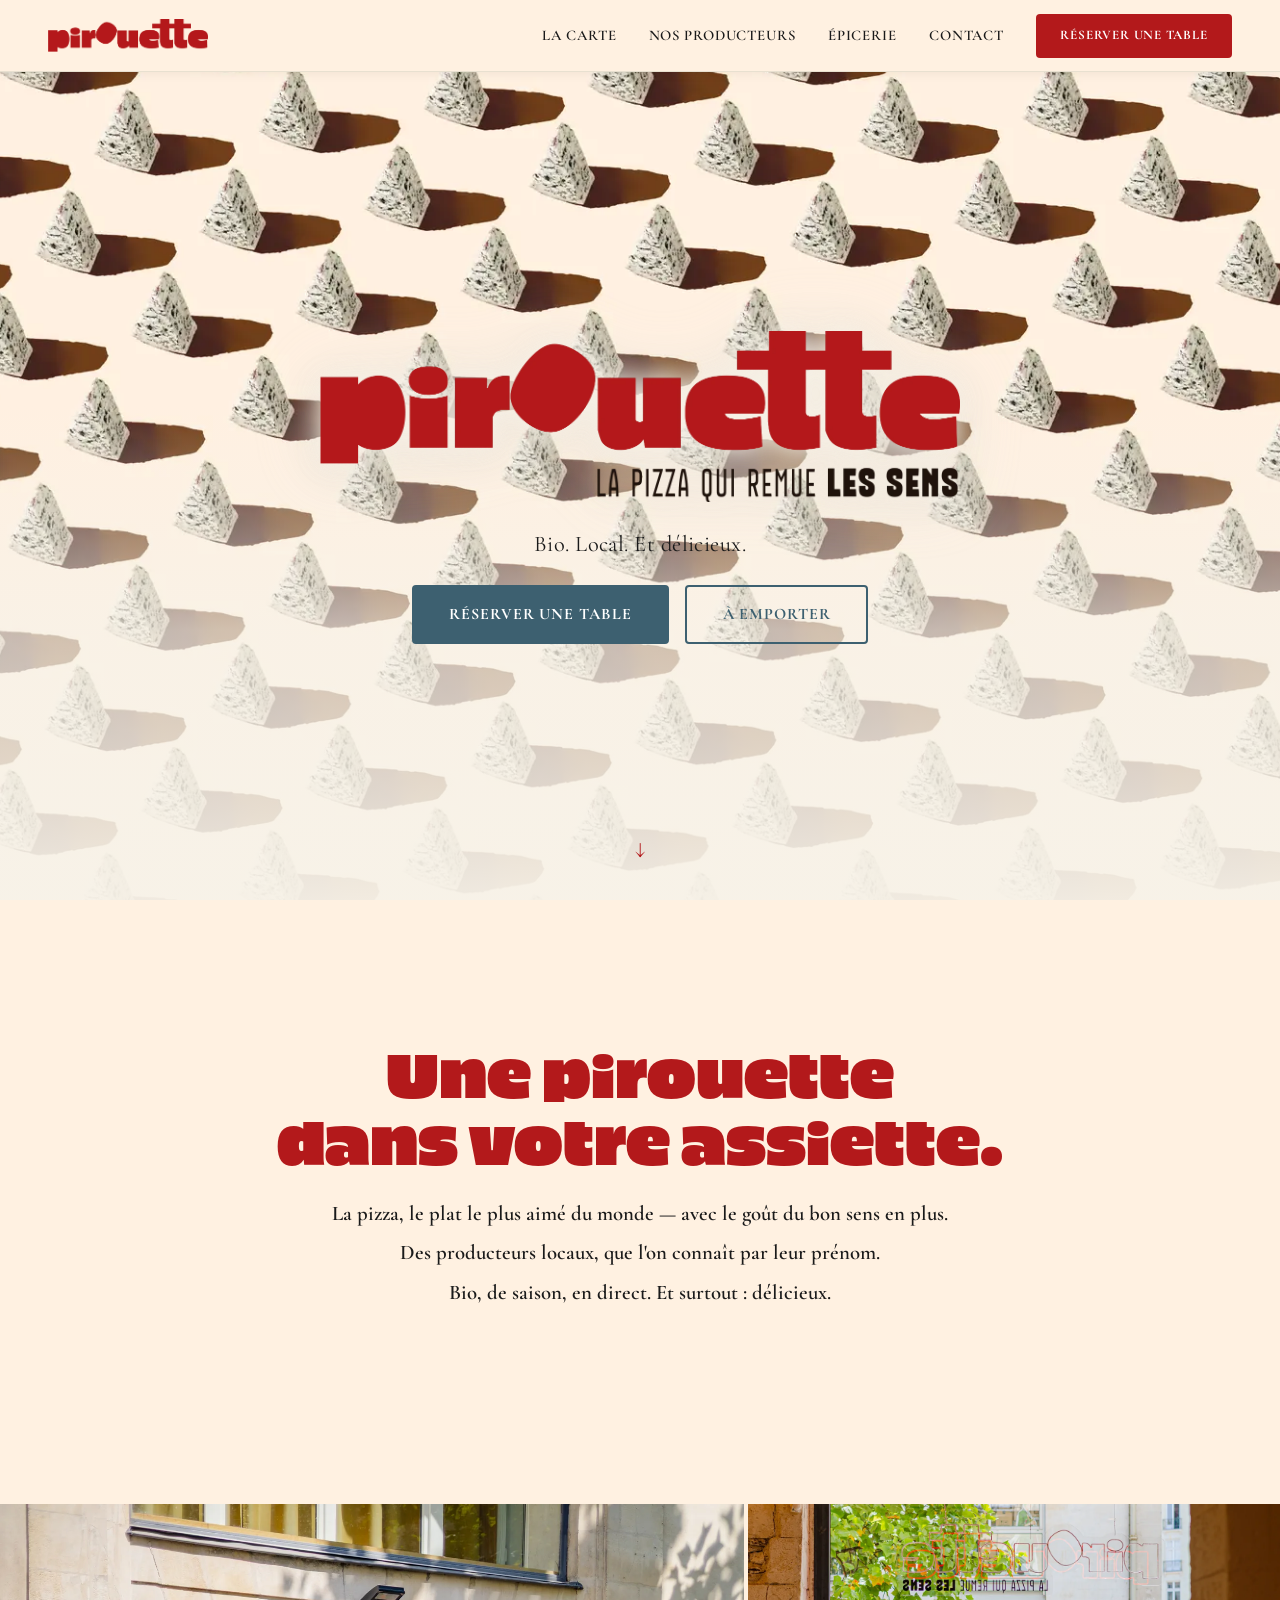
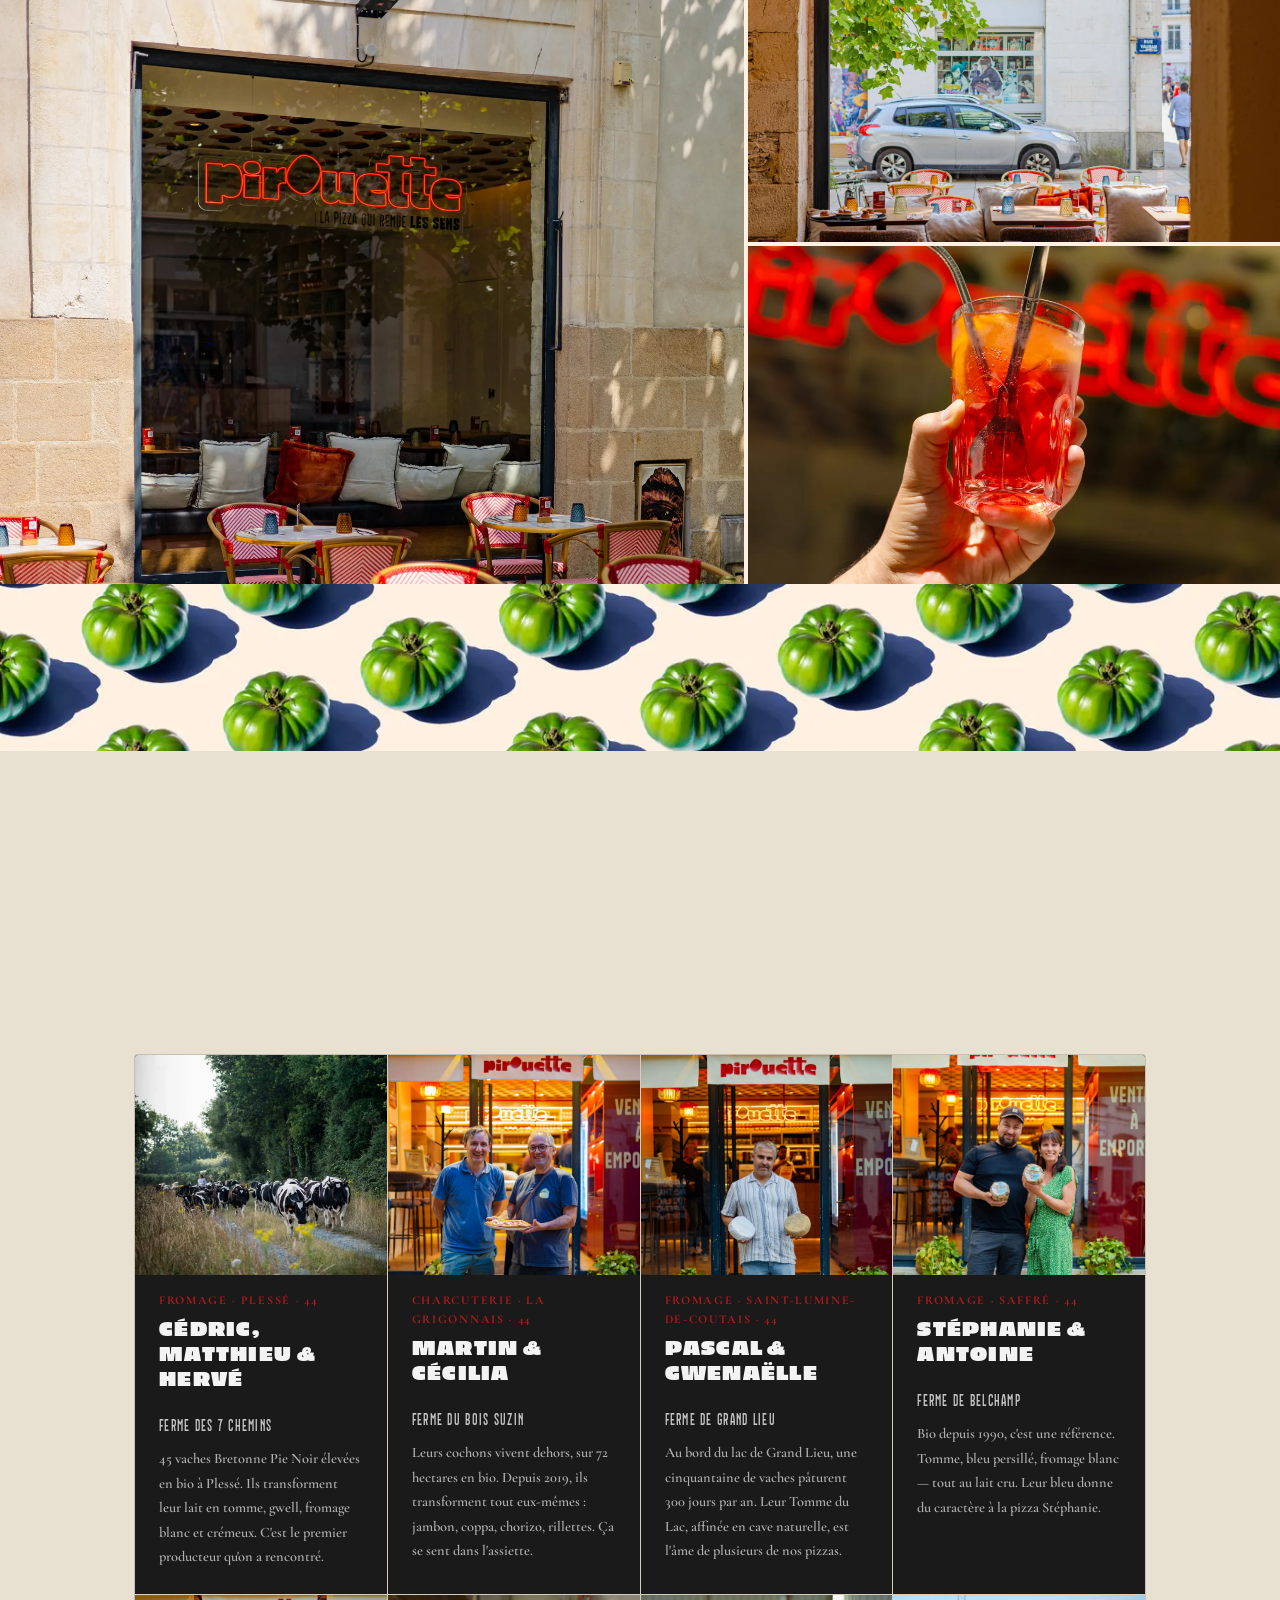
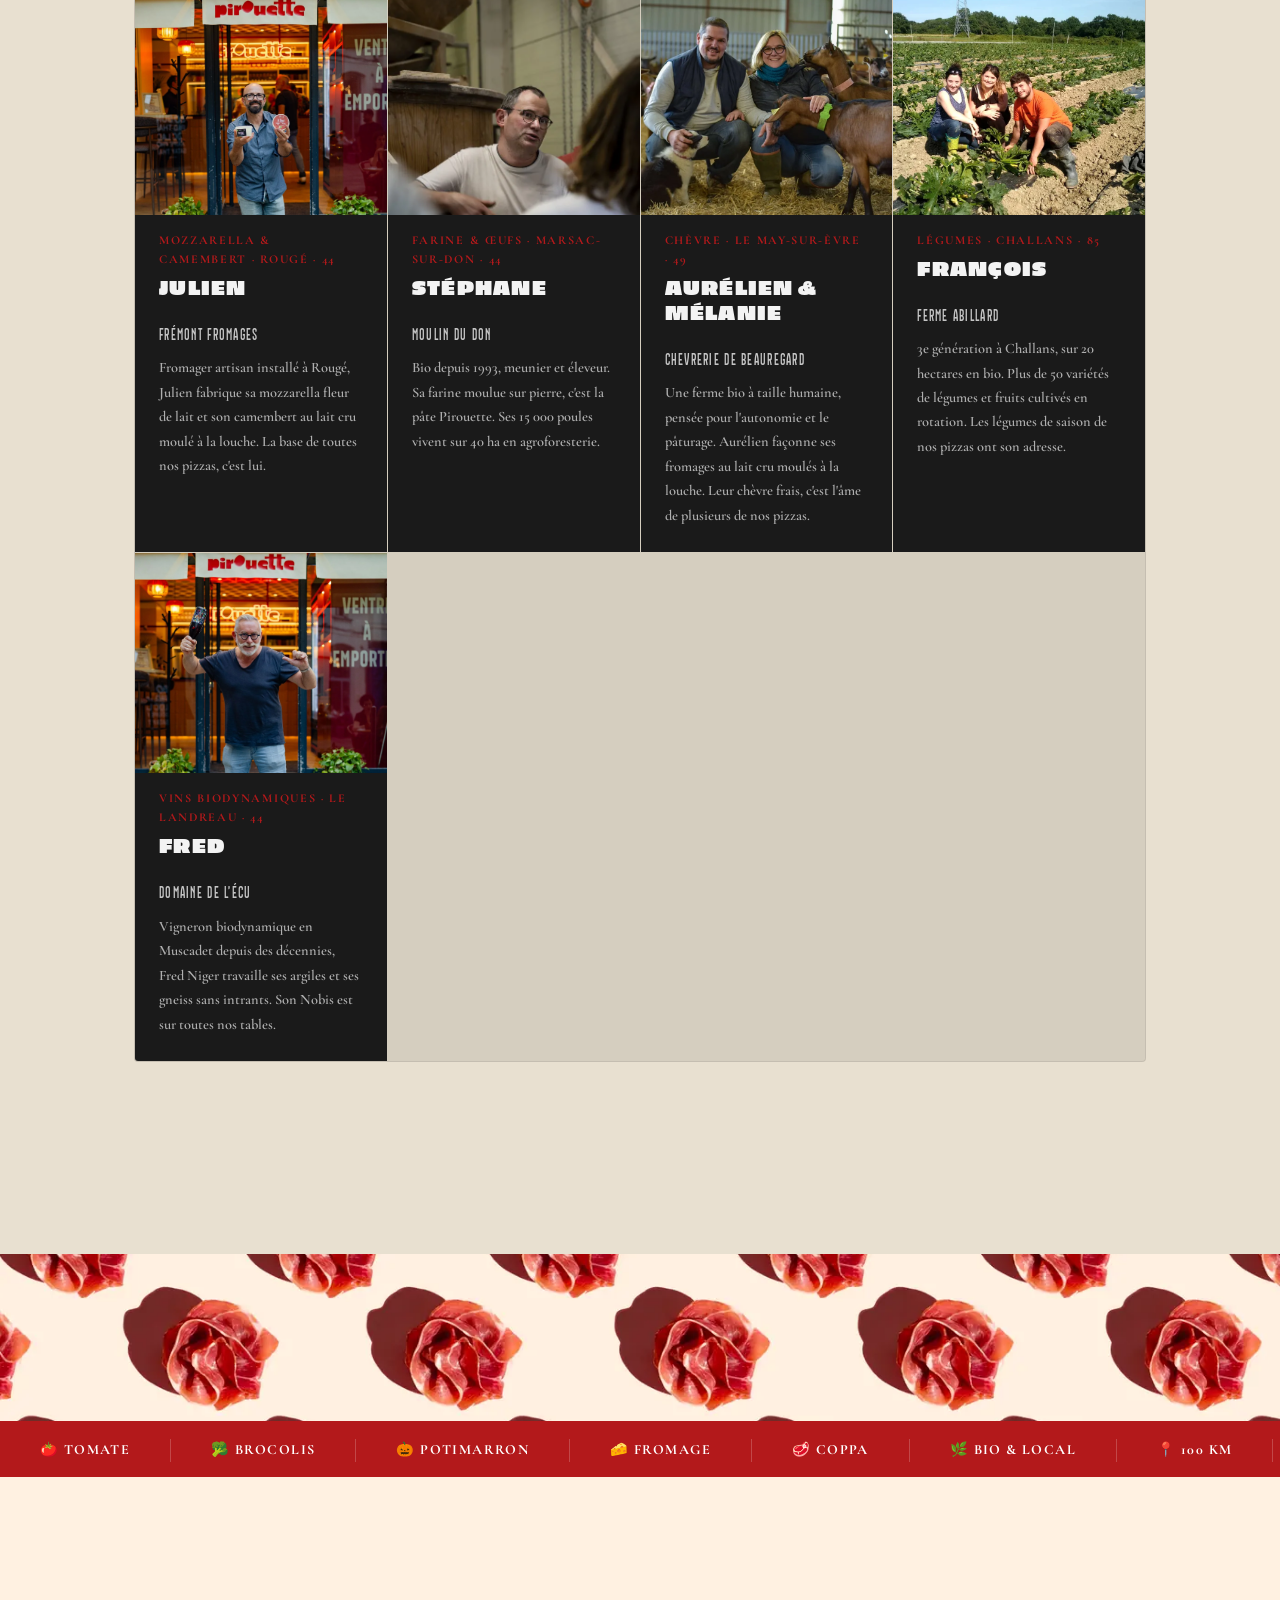
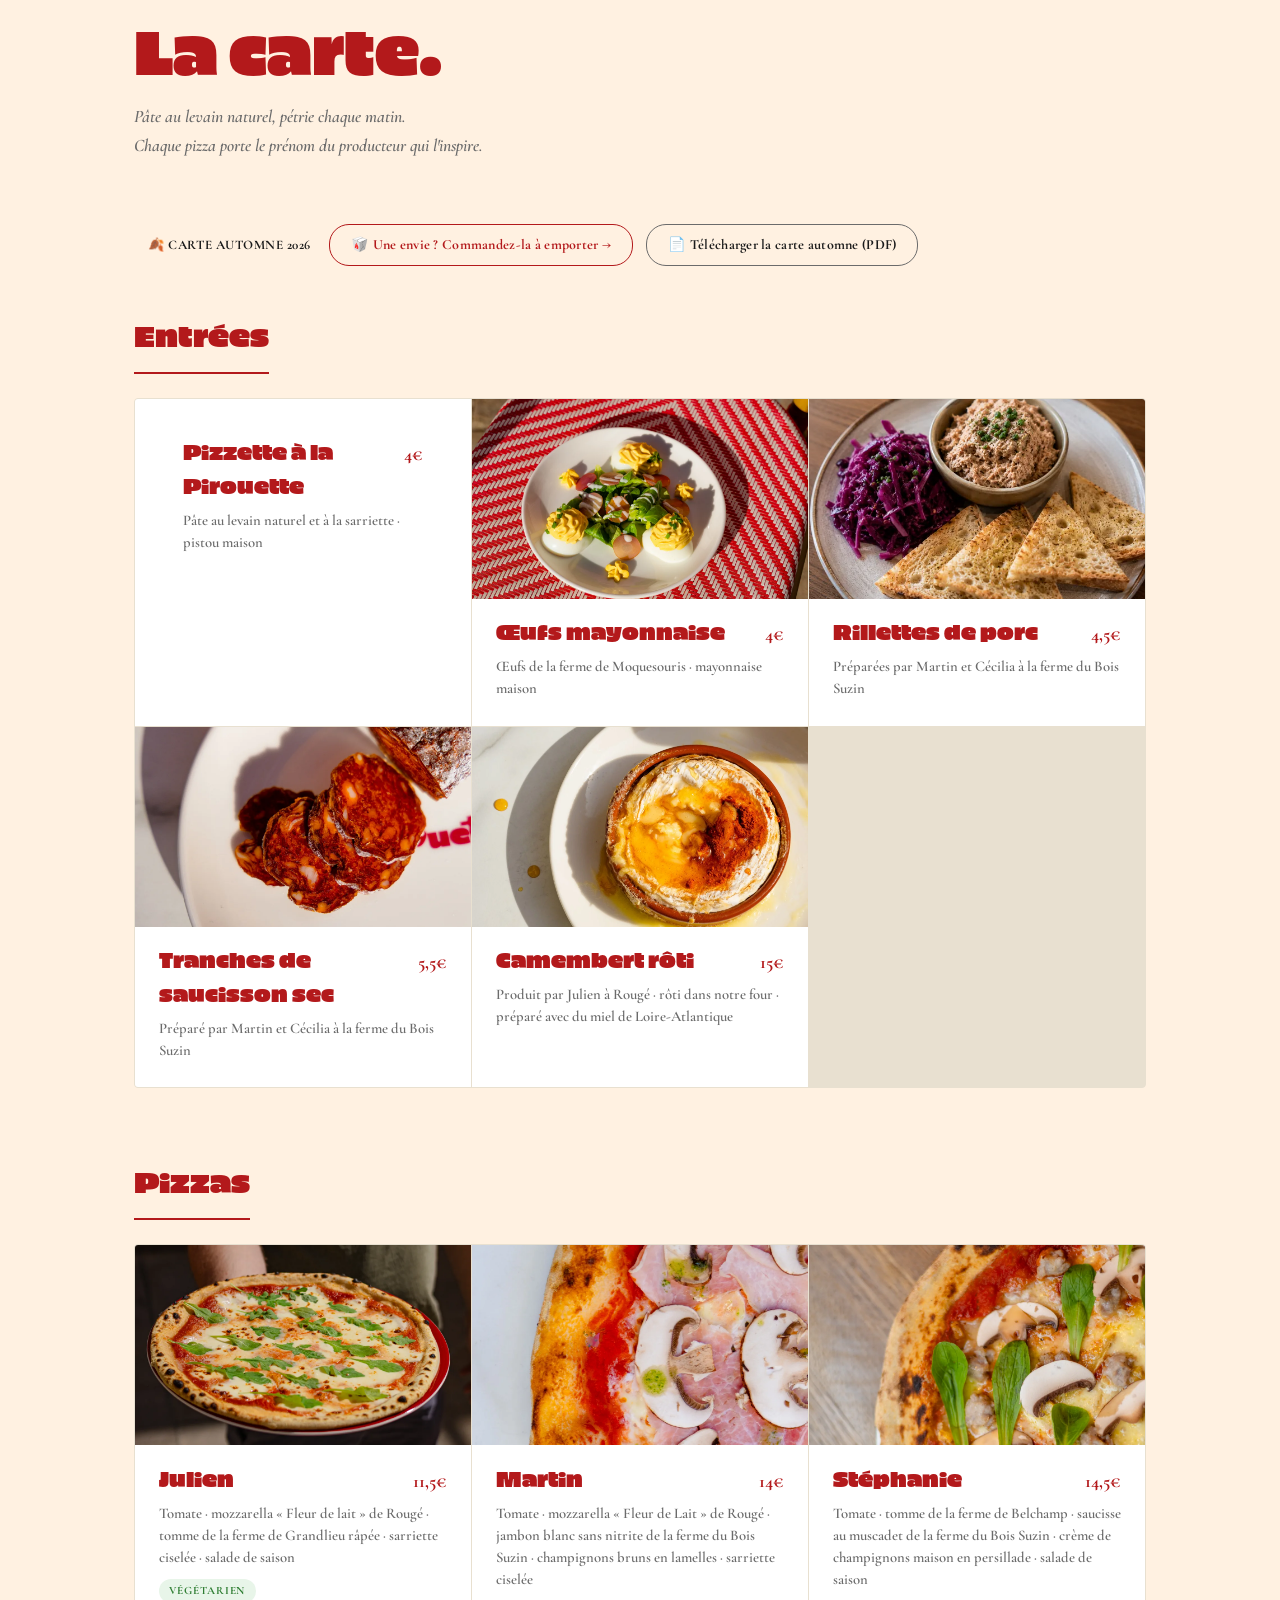
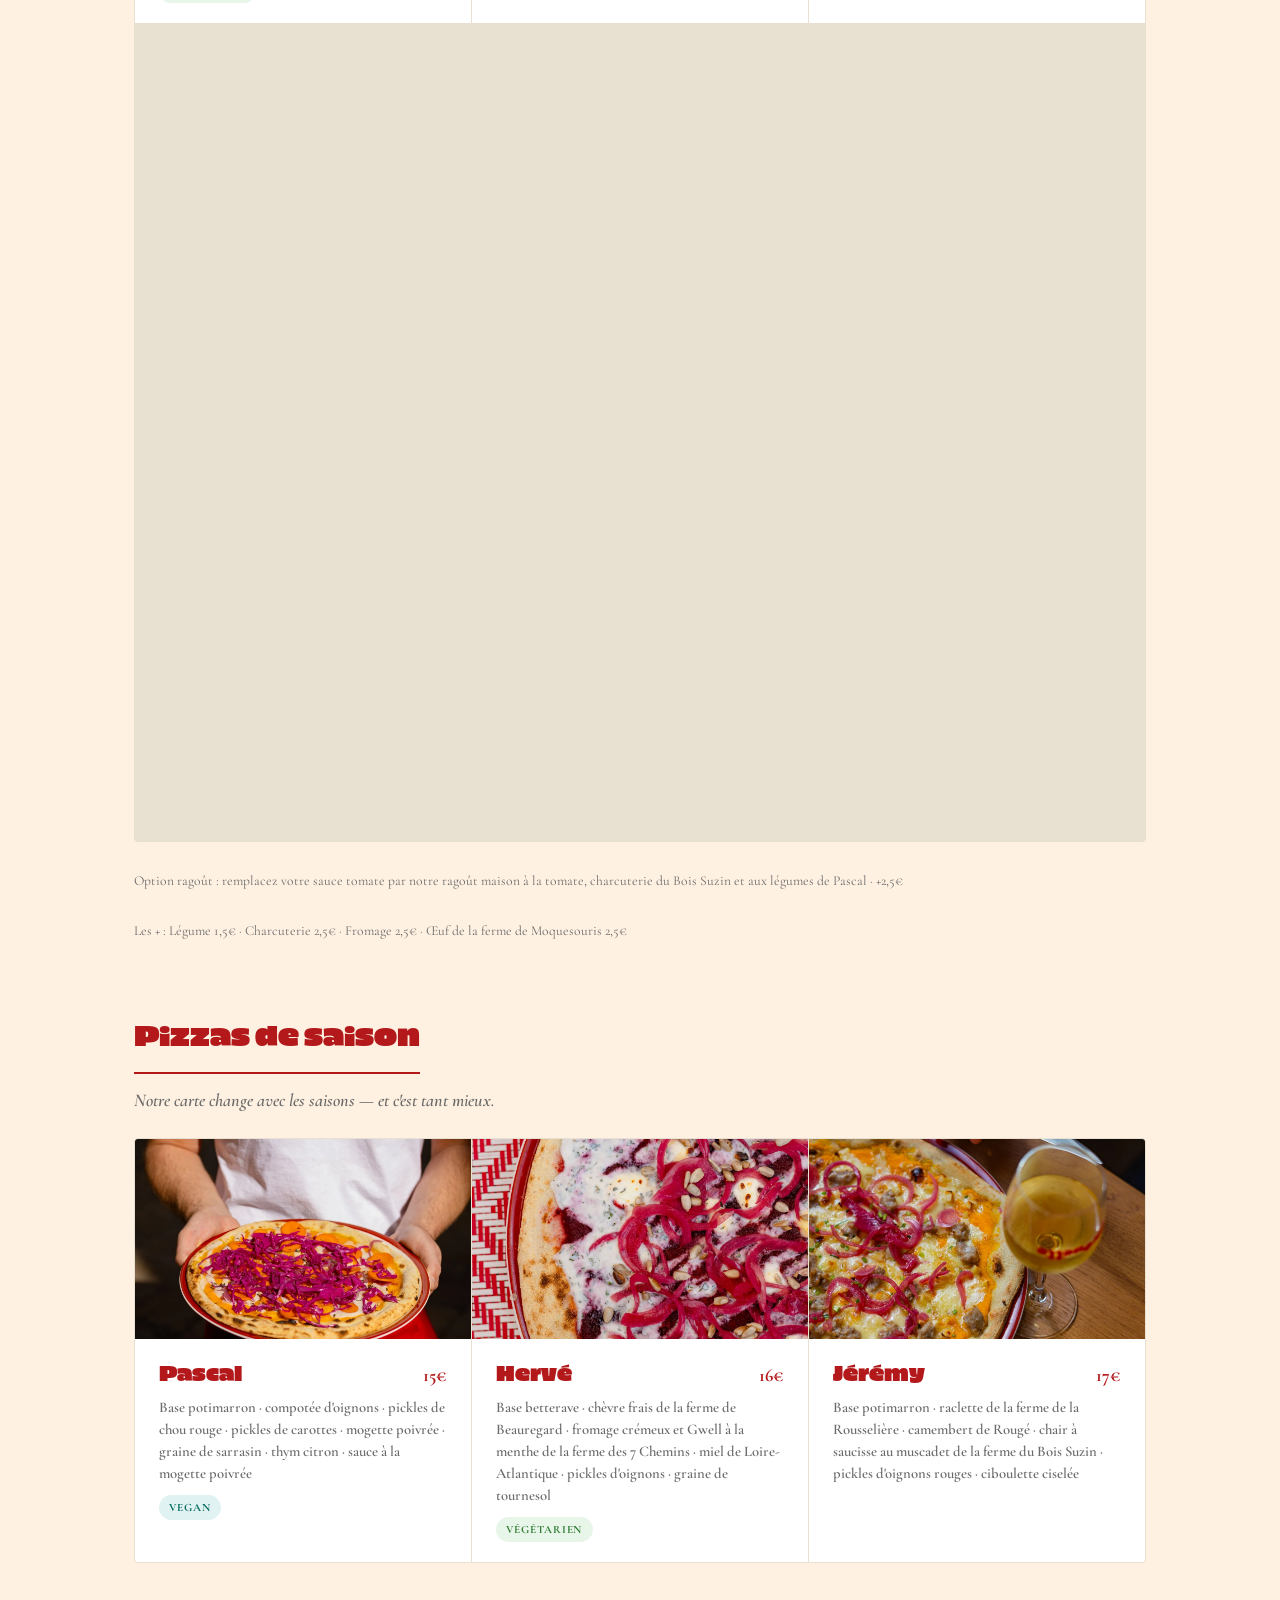
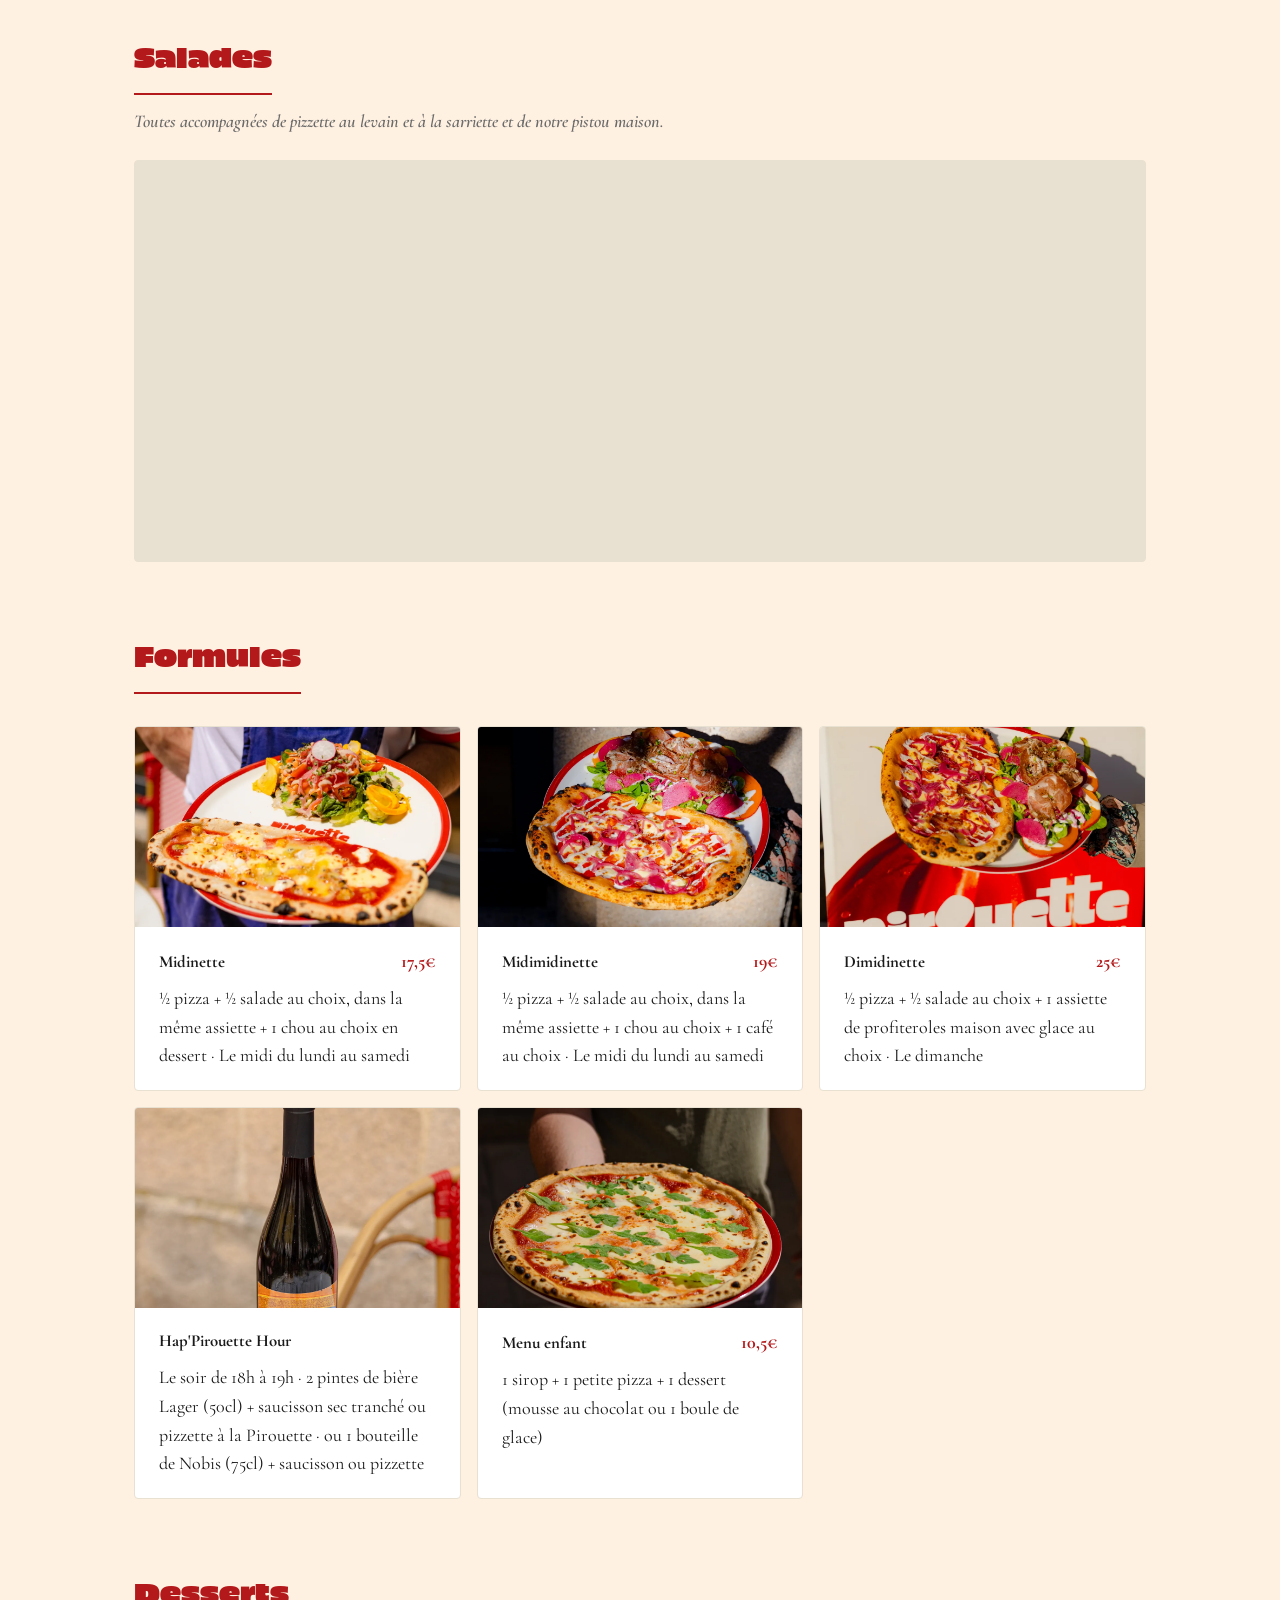
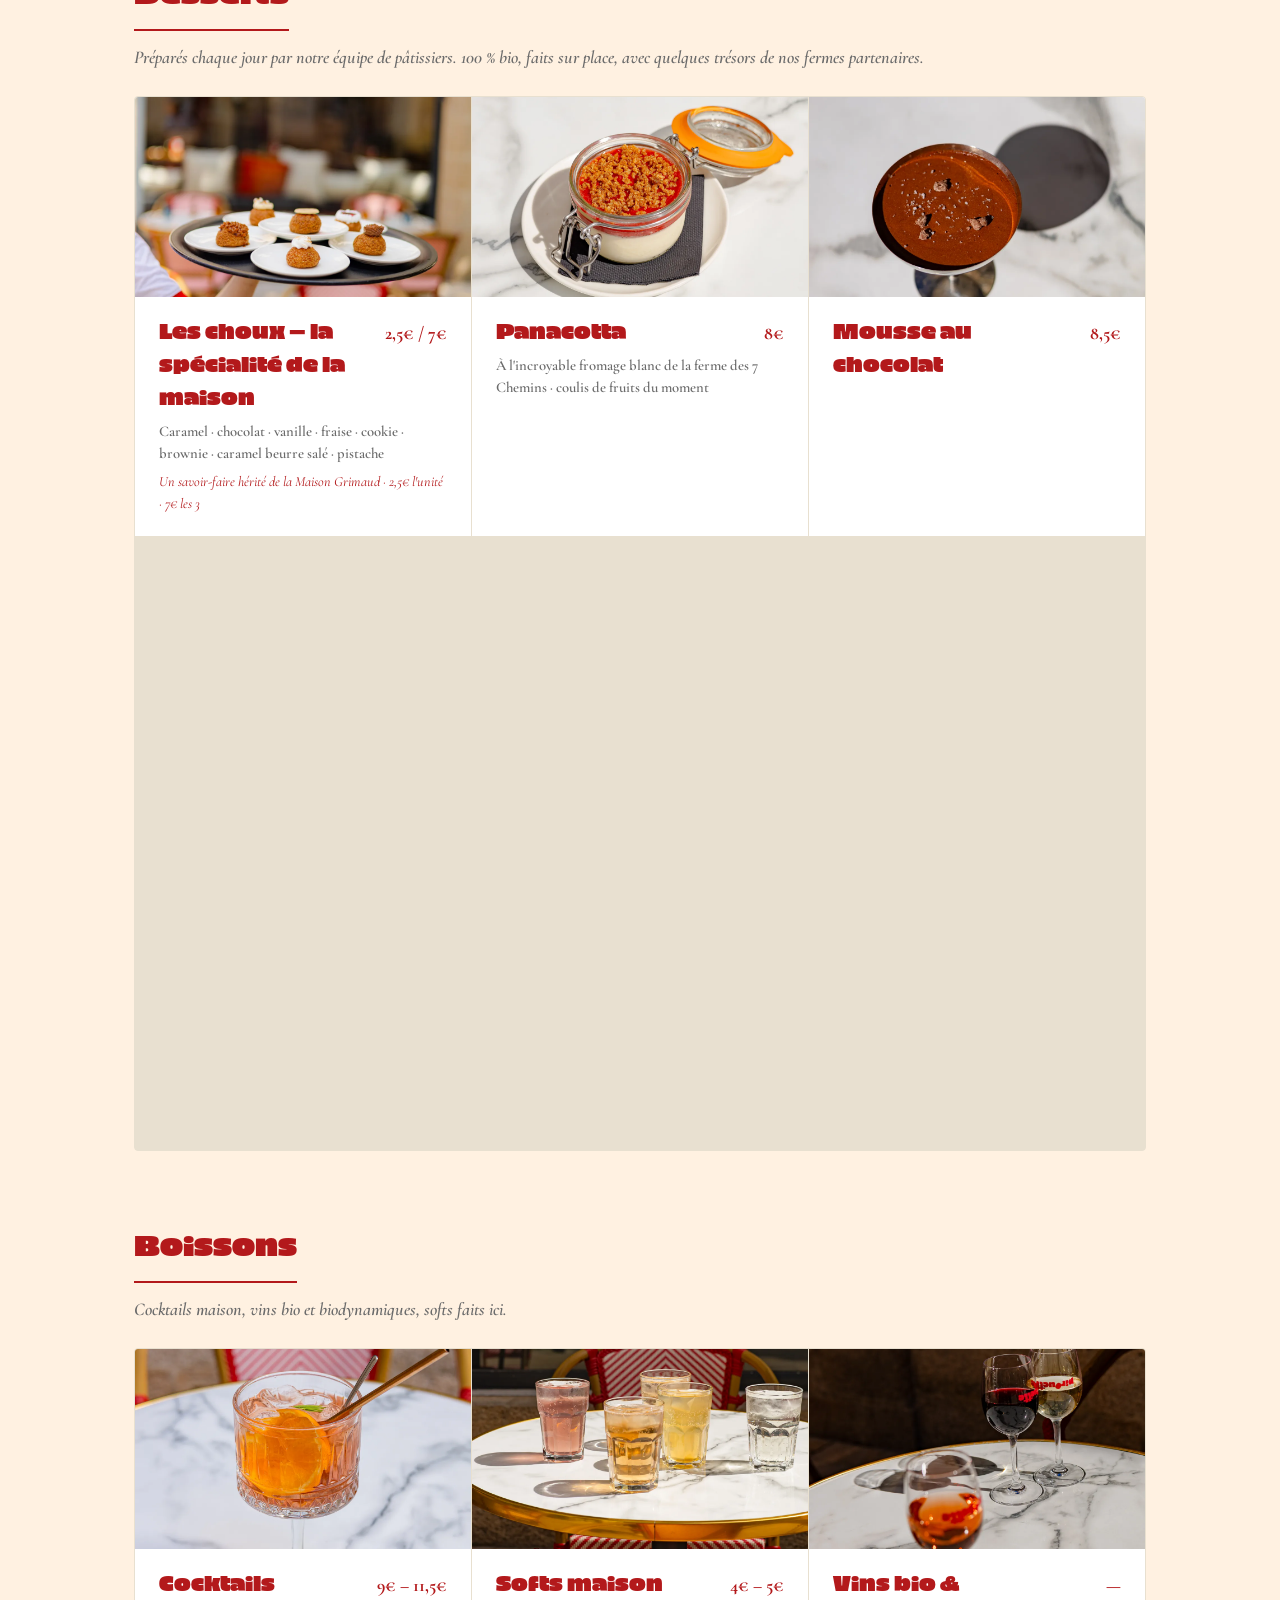
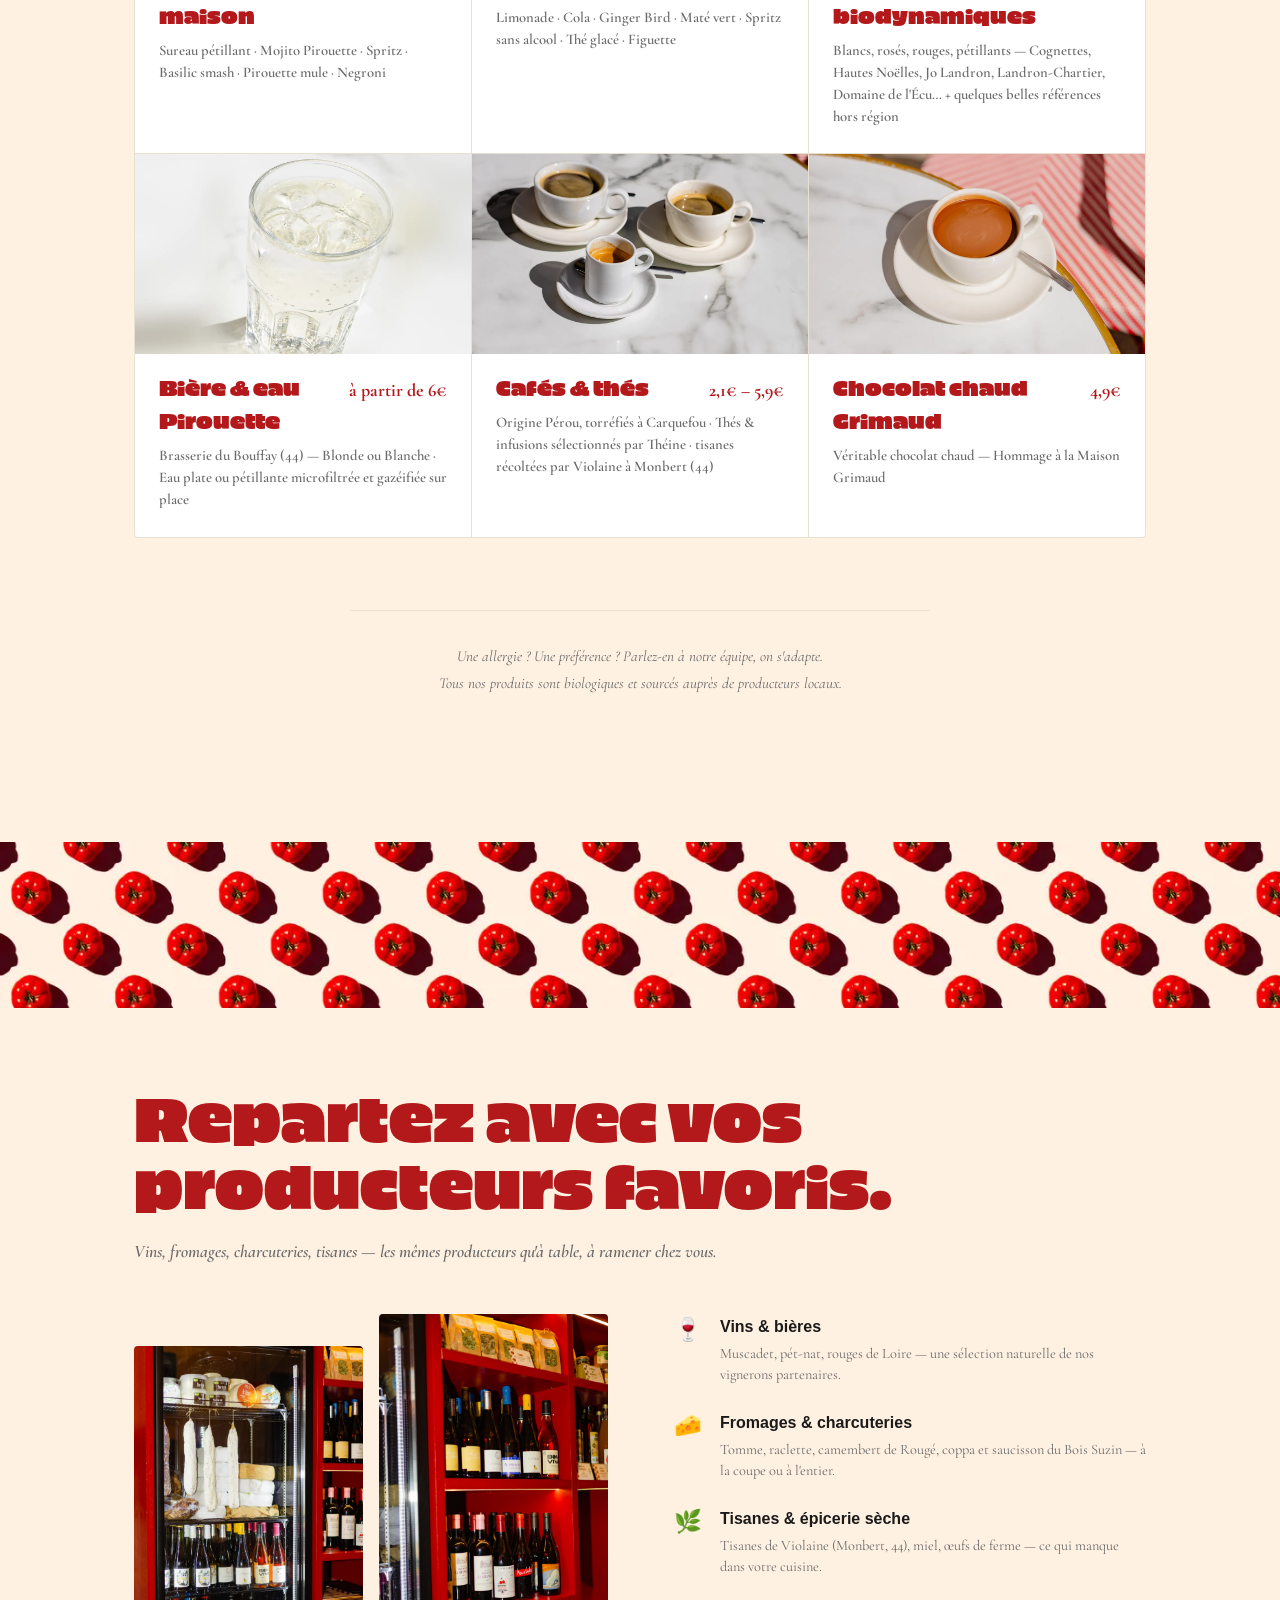
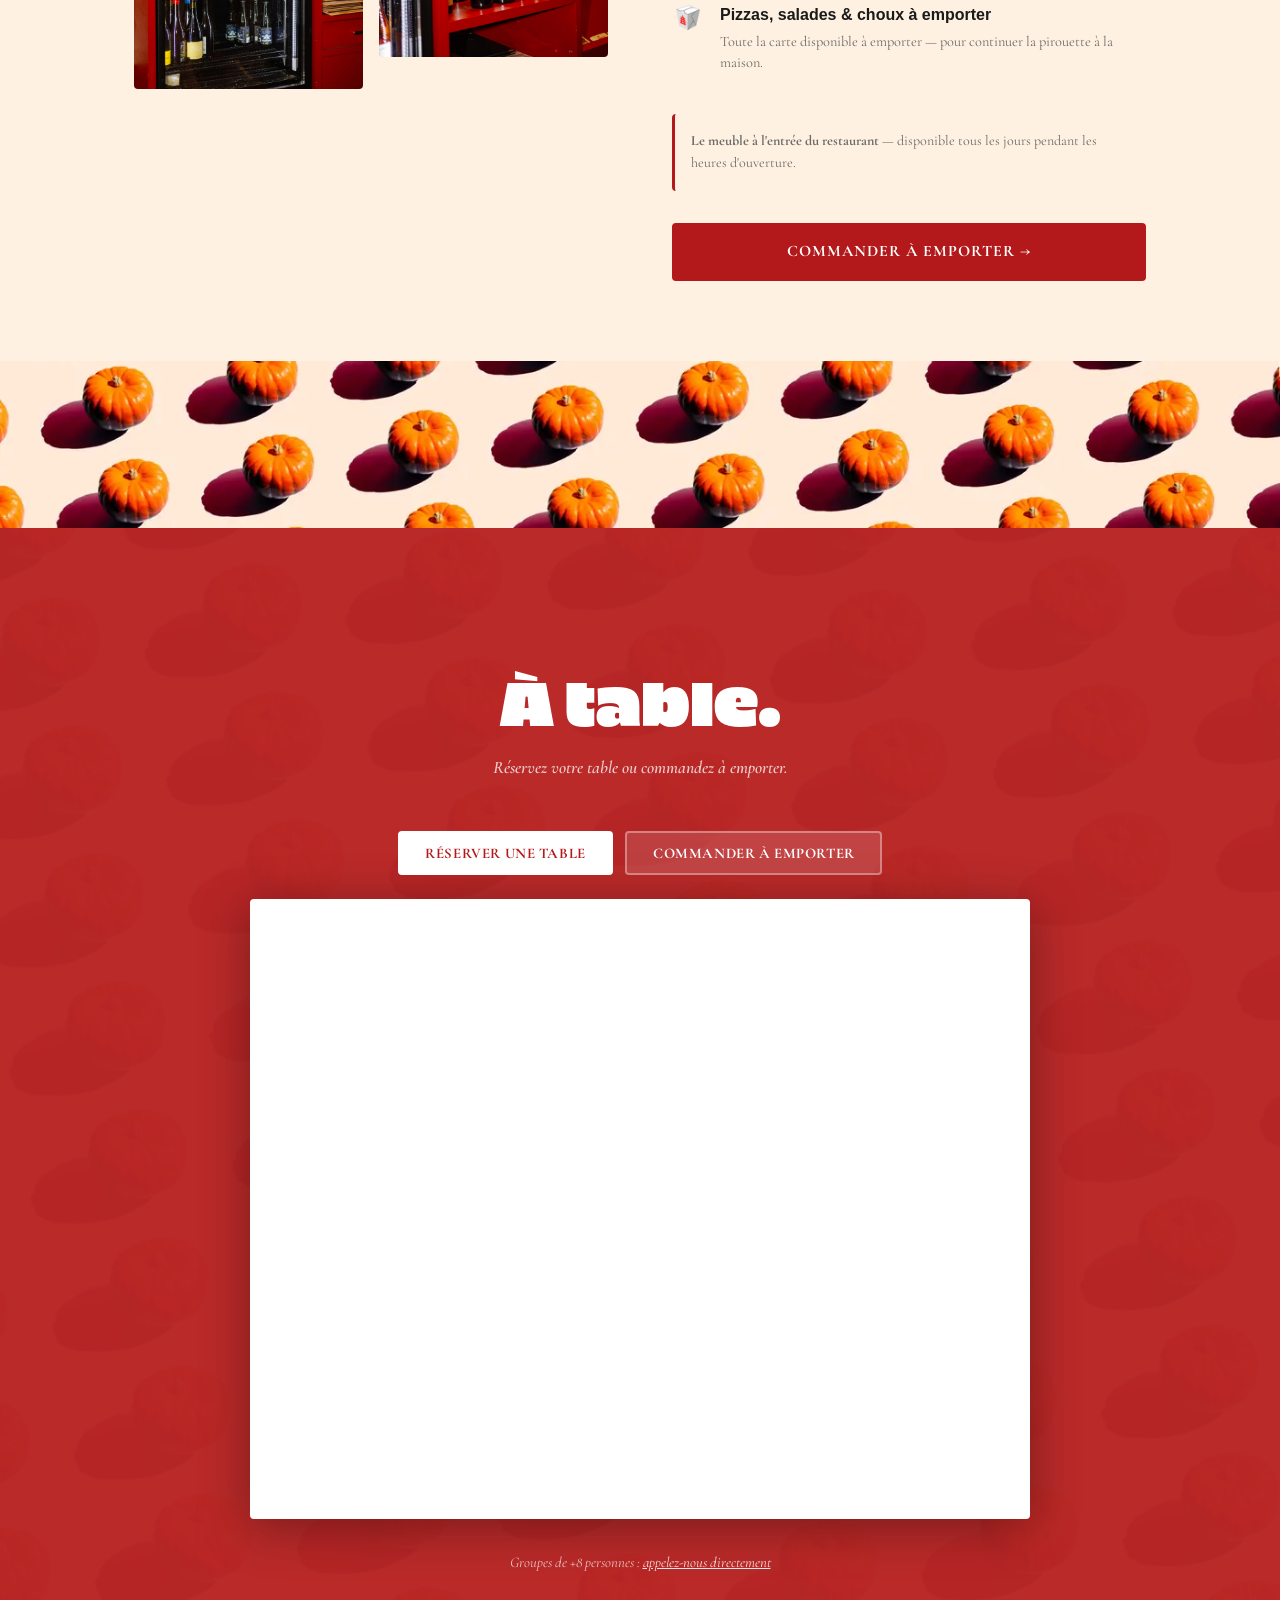
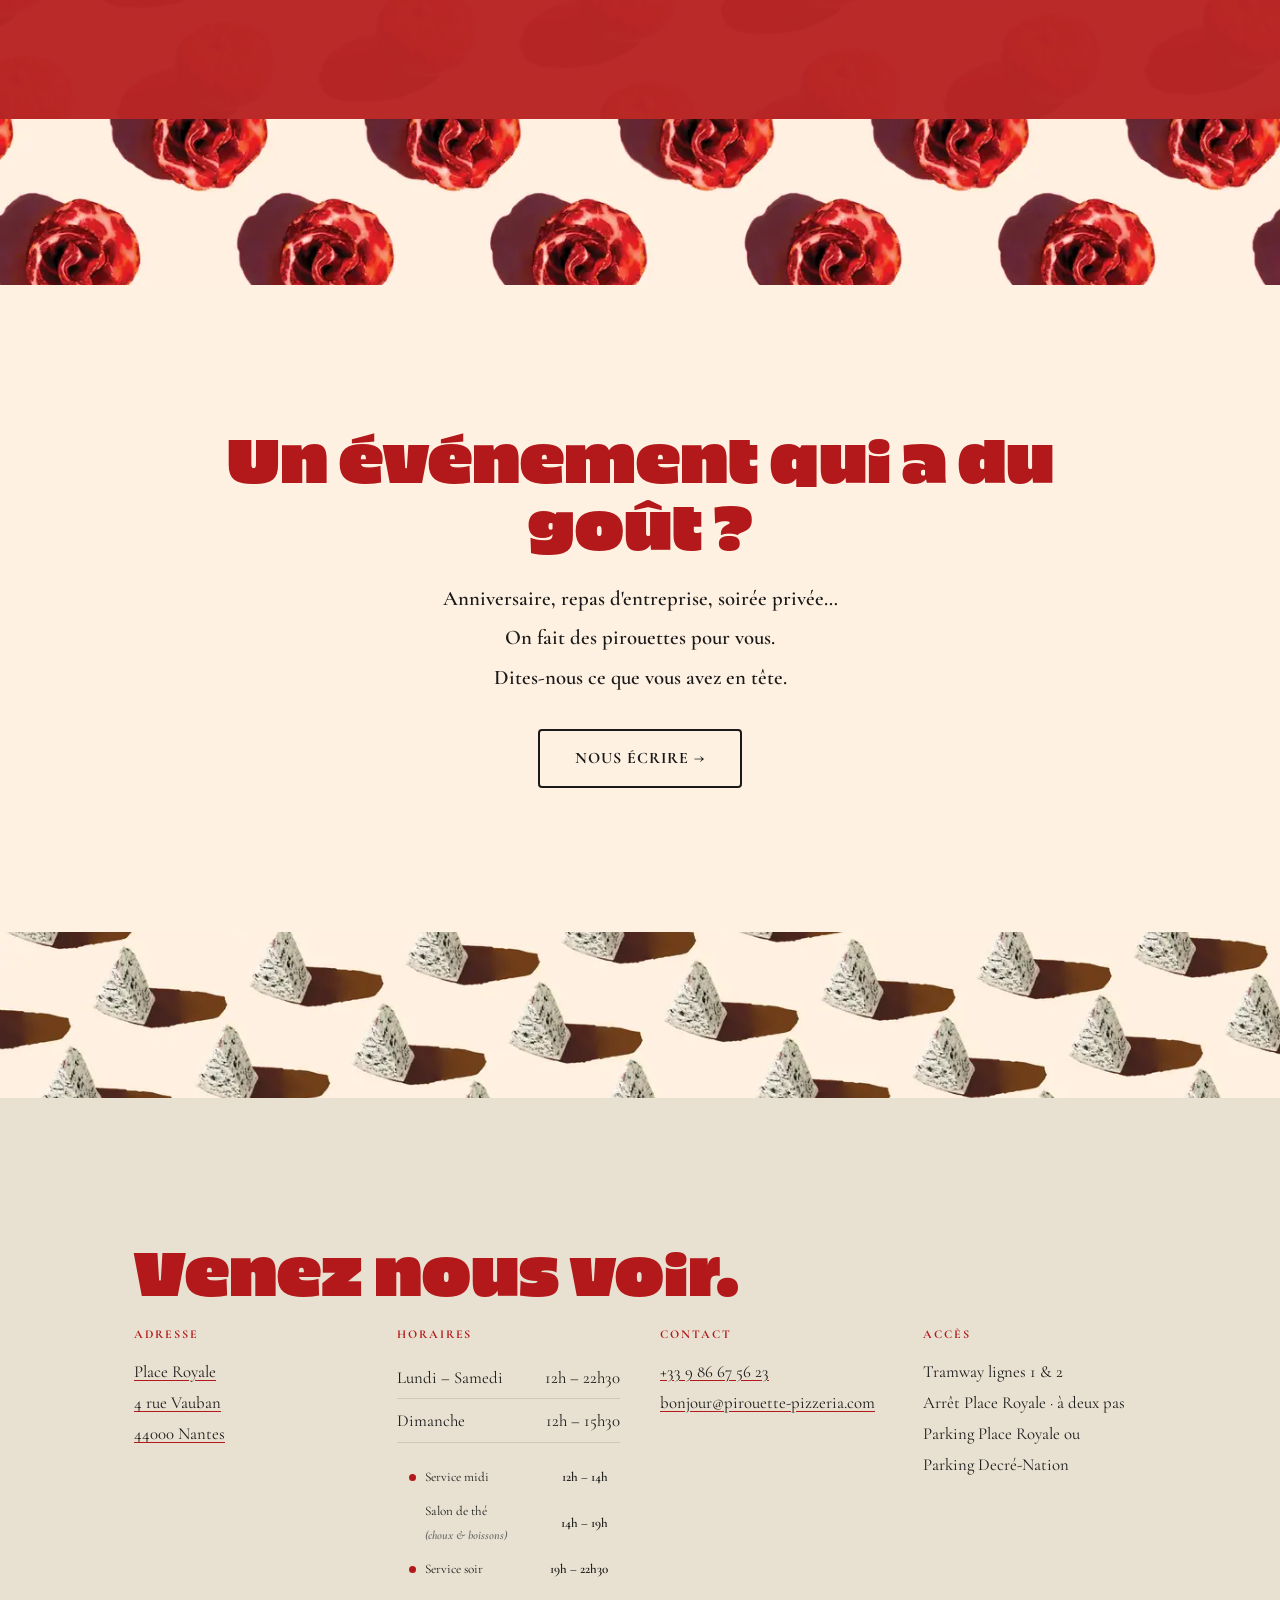
<file: index.html>
<!DOCTYPE html>
<html lang="fr">
<head>
  <meta charset="UTF-8" />
  <meta name="viewport" content="width=device-width, initial-scale=1.0" />
  <title>Pirouette — La pizza qui remue les sens · Nantes</title>
  <meta name="description" content="Pizzeria à Nantes. Pizzas au levain, produits bio et locaux sourcés en direct auprès de producteurs locaux. Réservation en ligne." />
  <link rel="canonical" href="https://www.pirouette-pizzeria.com/" />

  <!-- Open Graph — partage WhatsApp, LinkedIn, Facebook -->
  <meta property="og:type"        content="restaurant" />
  <meta property="og:site_name"   content="Pirouette" />
  <meta property="og:locale"      content="fr_FR" />
  <meta property="og:url"         content="https://www.pirouette-pizzeria.com/" />
  <meta property="og:title"       content="Pirouette — La pizza qui remue les sens · Nantes" />
  <meta property="og:description" content="Pizzas au levain, produits bio et locaux à moins de 100 km. Des producteurs que l'on connaît par leur prénom. Place Royale, Nantes." />
  <meta property="og:image"       content="https://www.pirouette-pizzeria.com/assets/og-image.jpg" />
  <meta property="og:image:width"  content="1200" />
  <meta property="og:image:height" content="630" />
  <meta property="og:image:alt"   content="Pirouette — Pizzeria à Nantes" />

  <!-- Twitter Card (utilisé aussi par WhatsApp et iMessage) -->
  <meta name="twitter:card"        content="summary_large_image" />
  <meta name="twitter:title"       content="Pirouette — La pizza qui remue les sens · Nantes" />
  <meta name="twitter:description" content="Pizzas au levain, produits bio et locaux à moins de 100 km. Place Royale, Nantes." />
  <meta name="twitter:image"       content="https://www.pirouette-pizzeria.com/assets/og-image.jpg" />
  <!-- Google Analytics GA4 -->
  <script async src="https://www.googletagmanager.com/gtag/js?id=G-47CC5P32QP"></script>
  <script>
    window.dataLayer = window.dataLayer || [];
    function gtag(){dataLayer.push(arguments);}
    gtag('js', new Date());
    gtag('config', 'G-47CC5P32QP');
  </script>

  <script src="https://identity.netlify.com/v1/netlify-identity-widget.js"></script>
  <link rel="preconnect" href="https://fonts.googleapis.com" />
  <link rel="preconnect" href="https://fonts.gstatic.com" crossorigin />
  <link rel="preload" as="style" href="https://fonts.googleapis.com/css2?family=Cormorant+Garamond:ital,wght@0,400;0,600;0,700;1,400;1,600&display=swap" />
  <link href="https://fonts.googleapis.com/css2?family=Cormorant+Garamond:ital,wght@0,400;0,600;0,700;1,400;1,600&display=swap" rel="stylesheet" media="print" onload="this.media='all'" />
  <noscript><link href="https://fonts.googleapis.com/css2?family=Cormorant+Garamond:ital,wght@0,400;0,600;0,700;1,400;1,600&display=swap" rel="stylesheet" /></noscript>
  <link rel="icon" type="image/x-icon" href="assets/favicon.ico" />
  <link rel="icon" type="image/png" sizes="200x200" href="assets/favicon-200.png" />
  <link rel="apple-touch-icon" href="assets/favicon-200.png" />
  <link rel="stylesheet" href="style.css" />

  <!-- Données structurées JSON-LD — Restaurant -->
  <script type="application/ld+json">
  {
    "@context": "https://schema.org",
    "@type": "Restaurant",
    "name": "Pirouette",
    "legalName": "PHILIA",
    "description": "Pizzeria à Nantes. Pizzas au levain naturel, produits bio et locaux sourcés en direct auprès de producteurs à moins de 100 km.",
    "url": "https://www.pirouette-pizzeria.com",
    "telephone": "+33986675623",
    "email": "bonjour@pirouette-pizzeria.com",
    "servesCuisine": ["Pizza", "Cuisine italienne", "Bio & local"],
    "priceRange": "€€",
    "acceptsReservations": true,
    "currenciesAccepted": "EUR",
    "address": {
      "@type": "PostalAddress",
      "streetAddress": "6 rue Racine",
      "addressLocality": "Nantes",
      "postalCode": "44000",
      "addressCountry": "FR"
    },
    "geo": {
      "@type": "GeoCoordinates",
      "latitude": 47.2150,
      "longitude": -1.5588
    },
    "openingHoursSpecification": [
      {
        "@type": "OpeningHoursSpecification",
        "dayOfWeek": ["Monday","Tuesday","Wednesday","Thursday","Friday","Saturday"],
        "opens": "12:00",
        "closes": "22:30"
      },
      {
        "@type": "OpeningHoursSpecification",
        "dayOfWeek": ["Sunday"],
        "opens": "12:00",
        "closes": "15:30"
      }
    ],
    "sameAs": [
      "https://www.instagram.com/pirouette.nantes/",
      "https://www.linkedin.com/company/pirouette-pizzeria"
    ],
    "image": "https://www.pirouette-pizzeria.com/assets/logo-signat.png",
    "logo": "https://www.pirouette-pizzeria.com/assets/logo-seul.png",
    "menu": "https://www.pirouette-pizzeria.com/#carte",
    "hasMap": "https://maps.app.goo.gl/W5QTyNeT8FnSxZEU7"
  }
  </script>
</head>
<body>

  <!-- NAV -->
  <nav class="nav" id="nav">
    <a href="#hero" class="nav__logo">
      <picture><source srcset="assets/logo-seul.webp" type="image/webp"><img src="assets/logo-seul.png" alt="Pirouette" /></picture>
    </a>
    <ul class="nav__links">
      <li><a href="#carte">La carte</a></li>
      <li><a href="#producteurs">Nos producteurs</a></li>
      <li><a href="#epicerie">Épicerie</a></li>
      <li><a href="#infos">Contact</a></li>
    </ul>
    <a href="https://foodcollect.fr/store/pizzeriapirouette/reserver" target="_blank" rel="noopener" class="btn btn--nav">Réserver une table</a>
    <button class="nav__burger" aria-label="Menu">&#9776;</button>
  </nav>

  <!-- HERO -->
  <section class="hero" id="hero">
    <!-- Pattern vivant — généré par JS -->
    <div class="hero__living-pattern" id="livingPattern"></div>
    <div class="hero__overlay"></div>
    <div class="hero__content">
      <h1 class="hero__logo-wrap">
        <picture><source srcset="assets/logo-signat.webp" type="image/webp"><img src="assets/logo-signat.png" alt="Pirouette — La pizza qui remue les sens" class="hero__logo" fetchpriority="high" /></picture>
      </h1>
      <p class="hero__sub">Bio. Local. Et délicieux.</p>
      <div class="hero__ctas">
        <a href="https://foodcollect.fr/store/pizzeriapirouette/reserver" target="_blank" rel="noopener" class="btn btn--primary">Réserver une table</a>
        <a href="https://commande-en-ligne.laddition.com/commande-en-ligne/pirouette" target="_blank" rel="noopener" class="btn btn--secondary">À emporter</a>
      </div>
    </div>
    <div class="hero__scroll-hint">↓</div>
  </section>

  <!-- CONCEPT -->
  <section class="concept" id="concept">
    <div class="container">
      <h2 class="section-title">Une pirouette<br>dans votre assiette.</h2>
      <p class="concept__text">
        La pizza, le plat le plus aimé du monde — avec le goût du bon sens en plus.<br>
        Des producteurs locaux, que l'on connaît par leur prénom.<br>
        Bio, de saison, en direct. Et surtout : délicieux.
      </p>
    </div>
  </section>

  <!-- LIEU — galerie photos restaurant -->
  <section class="lieu">
    <div class="lieu__grid">
      <div class="lieu__item lieu__item--tall">
        <picture><source srcset="assets/lieu-facade.webp" type="image/webp"><img src="assets/lieu-facade.webp" alt="Façade Pirouette — terrasse Place Royale, Nantes" class="lieu__img" loading="lazy" style="object-position: center top" /></picture>
      </div>
      <div class="lieu__item">
        <picture><source srcset="assets/lieu-interieur.webp" type="image/webp"><img src="assets/lieu-interieur.webp" alt="Salle Pirouette — vue intérieure" class="lieu__img" loading="lazy" /></picture>
      </div>
      <div class="lieu__item">
        <picture><source srcset="assets/lieu-cocktail.webp" type="image/webp"><img src="assets/lieu-cocktail.webp" alt="Cocktail Pirouette devant le néon" class="lieu__img" loading="lazy" /></picture>
      </div>
    </div>
  </section>

  <!-- TRANSITION — bande pattern fixe -->
  <div class="section-transition section-transition--rect" data-pattern></div>

  <!-- PRODUCTEURS -->
  <section class="producteurs" id="producteurs">
    <div class="container">
      <div class="section-header">
        <h2 class="section-title">Ceux qui nous nourrissent.</h2>
        <p class="section-sub">On les connaît par leur prénom. On visite leurs fermes. Voici qui ils sont.</p>
      </div>
      <div class="producteurs__grid">

        <!-- Cédric — Ferme des 7 Chemins -->
        <div class="prod-card">
          <div class="prod-card__photo">
            <picture><source srcset="assets/photo-cedric.webp" type="image/webp"><img src="assets/photo-cedric.jpg" alt="Ferme des 7 Chemins" class="prod-card__portrait"  loading="lazy" /></picture>
          </div>
          <div class="prod-card__body">
            <div class="prod-card__tag">Fromage · Plessé · 44</div>
            <h3 class="prod-card__name"><span class="prod-card__prenom">Cédric, Matthieu & Hervé</span><br>Ferme des 7 Chemins</h3>
            <p class="prod-card__text">45 vaches Bretonne Pie Noir élevées en bio à Plessé. Ils transforment leur lait en tomme, gwell, fromage blanc et crémeux. C'est le premier producteur qu'on a rencontré.</p>
          </div>
        </div>

        <!-- Martin — Ferme du Bois Suzin -->
        <div class="prod-card">
          <div class="prod-card__photo">
            <picture><source srcset="assets/photo-martin.webp" type="image/webp"><img src="assets/photo-martin.jpg" alt="Martin Briand" class="prod-card__portrait"  loading="lazy" /></picture>
          </div>
          <div class="prod-card__body">
            <div class="prod-card__tag">Charcuterie · La Grigonnais · 44</div>
            <h3 class="prod-card__name"><span class="prod-card__prenom">Martin & Cécilia</span><br>Ferme du Bois Suzin</h3>
            <p class="prod-card__text">Leurs cochons vivent dehors, sur 72 hectares en bio. Depuis 2019, ils transforment tout eux-mêmes : jambon, coppa, chorizo, rillettes. Ça se sent dans l'assiette.</p>
          </div>
        </div>

        <!-- Pascal & Gwenaëlle — Ferme de Grand Lieu -->
        <div class="prod-card">
          <div class="prod-card__photo">
            <picture><source srcset="assets/photo-julien.webp" type="image/webp"><img src="assets/photo-julien.jpeg" alt="Pascal et Gwenaëlle — Ferme de Grand Lieu" class="prod-card__portrait"  loading="lazy" /></picture>
          </div>
          <div class="prod-card__body">
            <div class="prod-card__tag">Fromage · Saint-Lumine-de-Coutais · 44</div>
            <h3 class="prod-card__name"><span class="prod-card__prenom">Pascal & Gwenaëlle</span><br>Ferme de Grand Lieu</h3>
            <p class="prod-card__text">Au bord du lac de Grand Lieu, une cinquantaine de vaches pâturent 300 jours par an. Leur Tomme du Lac, affinée en cave naturelle, est l'âme de plusieurs de nos pizzas.</p>
          </div>
        </div>

        <!-- Stéphanie — Ferme de Belchamp -->
        <div class="prod-card">
          <div class="prod-card__photo">
            <picture><source srcset="assets/photo-stephanie-antoine.webp" type="image/webp"><img src="assets/photo-stephanie-antoine.jpg" alt="Stéphanie & Antoine — Ferme de Belchamp" class="prod-card__portrait" style="object-position: center 20%;"  loading="lazy" /></picture>
          </div>
          <div class="prod-card__body">
            <div class="prod-card__tag">Fromage · Saffré · 44</div>
            <h3 class="prod-card__name"><span class="prod-card__prenom">Stéphanie & Antoine</span><br>Ferme de Belchamp</h3>
            <p class="prod-card__text">Bio depuis 1990, c'est une référence. Tomme, bleu persillé, fromage blanc — tout au lait cru. Leur bleu donne du caractère à la pizza Stéphanie.</p>
          </div>
        </div>

        <!-- Julien — Frémont Fromages, Rougé -->
        <div class="prod-card">
          <div class="prod-card__photo">
            <picture><source srcset="assets/photo-pascal-gwenaelle.webp" type="image/webp"><img src="assets/photo-pascal-gwenaelle.jpg" alt="Julien Frémont" class="prod-card__portrait" style="object-position: center 15%;"  loading="lazy" /></picture>
          </div>
          <div class="prod-card__body">
            <div class="prod-card__tag">Mozzarella & Camembert · Rougé · 44</div>
            <h3 class="prod-card__name"><span class="prod-card__prenom">Julien</span><br>Frémont Fromages</h3>
            <p class="prod-card__text">Fromager artisan installé à Rougé, Julien fabrique sa mozzarella fleur de lait et son camembert au lait cru moulé à la louche. La base de toutes nos pizzas, c'est lui.</p>
          </div>
        </div>

        <!-- Stéphane — Moulin du Don -->
        <div class="prod-card">
          <div class="prod-card__photo">
            <picture><source srcset="assets/photo-stephane.webp" type="image/webp"><img src="assets/photo-stephane.jpg" alt="Stéphane Lavigne" class="prod-card__portrait"  loading="lazy" /></picture>
          </div>
          <div class="prod-card__body">
            <div class="prod-card__tag">Farine & Œufs · Marsac-sur-Don · 44</div>
            <h3 class="prod-card__name"><span class="prod-card__prenom">Stéphane</span><br>Moulin du Don</h3>
            <p class="prod-card__text">Bio depuis 1993, meunier et éleveur. Sa farine moulue sur pierre, c'est la pâte Pirouette. Ses 15 000 poules vivent sur 40 ha en agroforesterie.</p>
          </div>
        </div>

        <!-- Aurélien — Chevrerie de Beauregard -->
        <div class="prod-card">
          <div class="prod-card__photo">
            <picture><source srcset="assets/photo-aurelien-melanie.webp" type="image/webp"><img src="assets/photo-aurelien-melanie.jpg" alt="Aurélien et Mélanie — Chevrerie de Beauregard" class="prod-card__portrait"  loading="lazy" /></picture>
          </div>
          <div class="prod-card__body">
            <div class="prod-card__tag">Chèvre · Le May-sur-Èvre · 49</div>
            <h3 class="prod-card__name"><span class="prod-card__prenom">Aurélien & Mélanie</span><br>Chevrerie de Beauregard</h3>
            <p class="prod-card__text">Une ferme bio à taille humaine, pensée pour l'autonomie et le pâturage. Aurélien façonne ses fromages au lait cru moulés à la louche. Leur chèvre frais, c'est l'âme de plusieurs de nos pizzas.</p>
          </div>
        </div>

        <!-- François — Ferme Abillard -->
        <div class="prod-card">
          <div class="prod-card__photo">
            <picture><source srcset="assets/photo-francois.webp" type="image/webp"><img src="assets/photo-francois.jpg" alt="François Abillard" class="prod-card__portrait"  loading="lazy" /></picture>
          </div>
          <div class="prod-card__body">
            <div class="prod-card__tag">Légumes · Challans · 85</div>
            <h3 class="prod-card__name"><span class="prod-card__prenom">François</span><br>Ferme Abillard</h3>
            <p class="prod-card__text">3e génération à Challans, sur 20 hectares en bio. Plus de 50 variétés de légumes et fruits cultivés en rotation. Les légumes de saison de nos pizzas ont son adresse.</p>
          </div>
        </div>

        <!-- Fred — Domaine de l'Écu -->
        <div class="prod-card">
          <div class="prod-card__photo">
            <picture><source srcset="assets/photo-fred.webp" type="image/webp"><img src="assets/photo-fred.jpg" alt="Fred Niger — Domaine de l'Écu" class="prod-card__portrait"  loading="lazy" /></picture>
          </div>
          <div class="prod-card__body">
            <div class="prod-card__tag">Vins biodynamiques · Le Landreau · 44</div>
            <h3 class="prod-card__name"><span class="prod-card__prenom">Fred</span><br>Domaine de l'Écu</h3>
            <p class="prod-card__text">Vigneron biodynamique en Muscadet depuis des décennies, Fred Niger travaille ses argiles et ses gneiss sans intrants. Son Nobis est sur toutes nos tables.</p>
          </div>
        </div>

      </div>
    </div>
  </section>

  <!-- TRANSITION — bande pattern fixe -->
  <div class="section-transition section-transition--rect" data-pattern></div>

  <!-- CARTE -->
  <section class="carte" id="carte">
    <div class="container">
      <div class="section-header">
        <h2 class="section-title">La carte.</h2>
        <p class="section-sub">Pâte au levain naturel, pétrie chaque matin.<br>Chaque pizza porte le prénom du producteur qui l'inspire.</p>
        <span class="carte__saison-badge">🍂 Carte automne 2026</span>
        <a href="https://commande-en-ligne.laddition.com/commande-en-ligne/pirouette" target="_blank" rel="noopener" class="carte__emporter-banner">🥡 Une envie ? Commandez-la à emporter →</a>
        <a href="assets/carte-pirouette.pdf" target="_blank" rel="noopener" class="carte__pdf-link">📄 Télécharger la carte automne (PDF)</a>
      </div>

      <!-- ENTRÉES -->
      <div class="carte__category">
        <h3 class="carte__cat-title">Entrées</h3>
        <div class="carte__grid">
          <div class="pizza-card">
            <div class="pizza-card__content">
              <div class="pizza-card__header"><span class="pizza-card__name">Pizzette à la Pirouette</span><span class="pizza-card__price">4€</span></div>
              <p class="pizza-card__ingr">Pâte au levain naturel et à la sarriette · pistou maison</p>
            </div>
          </div>
          <div class="pizza-card pizza-card--photo">
            <picture><source srcset="assets/entree-oeuf-mayonnaise.webp" type="image/webp"><img src="assets/entree-oeuf-mayonnaise.jpg" alt="Œufs mayonnaise" class="pizza-card__img" loading="lazy" /></picture>
            <div class="pizza-card__content">
              <div class="pizza-card__header"><span class="pizza-card__name">Œufs mayonnaise</span><span class="pizza-card__price">4€</span></div>
              <p class="pizza-card__ingr">Œufs de la ferme de Moquesouris · mayonnaise maison</p>
            </div>
          </div>
          <div class="pizza-card pizza-card--photo">
            <picture><source srcset="assets/entree-rillette-porc.webp" type="image/webp"><img src="assets/entree-rillette-porc.png" alt="Rillettes de porc" class="pizza-card__img" loading="lazy" /></picture>
            <div class="pizza-card__content">
              <div class="pizza-card__header"><span class="pizza-card__name">Rillettes de porc</span><span class="pizza-card__price">4,5€</span></div>
              <p class="pizza-card__ingr">Préparées par Martin et Cécilia à la ferme du Bois Suzin</p>
            </div>
          </div>
          <div class="pizza-card pizza-card--photo">
            <picture><source srcset="assets/entree-saucisson.webp" type="image/webp"><img src="assets/entree-saucisson.jpg" alt="Tranches de saucisson sec" class="pizza-card__img" loading="lazy" /></picture>
            <div class="pizza-card__content">
              <div class="pizza-card__header"><span class="pizza-card__name">Tranches de saucisson sec</span><span class="pizza-card__price">5,5€</span></div>
              <p class="pizza-card__ingr">Préparé par Martin et Cécilia à la ferme du Bois Suzin</p>
            </div>
          </div>
          <div class="pizza-card pizza-card--photo">
            <picture><source srcset="assets/entree-camembert-roti.webp" type="image/webp"><img src="assets/entree-camembert-roti.jpg" alt="Camembert rôti" class="pizza-card__img" loading="lazy" /></picture>
            <div class="pizza-card__content">
              <div class="pizza-card__header"><span class="pizza-card__name">Camembert rôti</span><span class="pizza-card__price">15€</span></div>
              <p class="pizza-card__ingr">Produit par Julien à Rougé · rôti dans notre four · préparé avec du miel de Loire-Atlantique</p>
            </div>
          </div>
        </div>
      </div>

      <!-- PIZZAS PERMANENTES -->
      <div class="carte__category">
        <h3 class="carte__cat-title">Pizzas</h3>
        <div class="carte__grid">
          <div class="pizza-card pizza-card--photo">
            <picture><source srcset="assets/pizza-julien.webp" type="image/webp"><img src="assets/pizza-julien.jpg" alt="Pizza Julien" class="pizza-card__img" loading="lazy" /></picture>
            <div class="pizza-card__content">
              <div class="pizza-card__header"><span class="pizza-card__name">Julien</span><span class="pizza-card__price">11,5€</span></div>
              <p class="pizza-card__ingr">Tomate · mozzarella « Fleur de lait » de Rougé · tomme de la ferme de Grandlieu râpée · sarriette ciselée · salade de saison</p>
              <span class="badge badge--veg">Végétarien</span>
            </div>
          </div>
          <div class="pizza-card pizza-card--photo">
            <picture><source srcset="assets/pizza-martin.webp" type="image/webp"><img src="assets/pizza-martin.jpg" alt="Pizza Martin" class="pizza-card__img" loading="lazy" /></picture>
            <div class="pizza-card__content">
              <div class="pizza-card__header"><span class="pizza-card__name">Martin</span><span class="pizza-card__price">14€</span></div>
              <p class="pizza-card__ingr">Tomate · mozzarella « Fleur de Lait » de Rougé · jambon blanc sans nitrite de la ferme du Bois Suzin · champignons bruns en lamelles · sarriette ciselée</p>
            </div>
          </div>
          <div class="pizza-card pizza-card--photo">
            <picture><source srcset="assets/pizza-stephanie.webp" type="image/webp"><img src="assets/pizza-stephanie.jpg" alt="Pizza Stéphanie" class="pizza-card__img" loading="lazy" /></picture>
            <div class="pizza-card__content">
              <div class="pizza-card__header"><span class="pizza-card__name">Stéphanie</span><span class="pizza-card__price">14,5€</span></div>
              <p class="pizza-card__ingr">Tomate · tomme de la ferme de Belchamp · saucisse au muscadet de la ferme du Bois Suzin · crème de champignons maison en persillade · salade de saison</p>
            </div>
          </div>
          <div class="pizza-card pizza-card--photo">
            <picture><source srcset="assets/pizza-mathieu.webp" type="image/webp"><img src="assets/pizza-mathieu.jpg" alt="Pizza Matthieu" class="pizza-card__img" loading="lazy" /></picture>
            <div class="pizza-card__content">
              <div class="pizza-card__header"><span class="pizza-card__name">Matthieu</span><span class="pizza-card__price">17€</span></div>
              <p class="pizza-card__ingr">Tomate · mozzarella « Fleur de Lait » de Rougé · chèvre frais de la ferme de Beauregard · bleu de la ferme de Belchamp · crémeux de la ferme des 7 Chemins</p>
              <span class="badge badge--veg">Végétarien</span>
            </div>
          </div>
          <div class="pizza-card pizza-card--photo">
            <picture><source srcset="assets/pizza-martin-stephane.webp" type="image/webp"><img src="assets/pizza-martin-stephane.jpg" alt="Pizza Martin x Stéphane" class="pizza-card__img" loading="lazy" /></picture>
            <div class="pizza-card__content">
              <div class="pizza-card__header"><span class="pizza-card__name">Martin x Stéphane</span><span class="pizza-card__price">16€</span></div>
              <p class="pizza-card__ingr">Tomate · mozzarella « Fleur de Lait » de Rougé · jambon blanc sans nitrite de la ferme du Bois Suzin · champignons bruns en lamelles · œuf du Moulin du Don · sarriette ciselée</p>
            </div>
          </div>
          <div class="pizza-card pizza-card--photo">
            <picture><source srcset="assets/pizza-loire-atlancheese.webp" type="image/webp"><img src="assets/pizza-loire-atlancheese.jpg" alt="Pizza Loire-Atlancheese" class="pizza-card__img" loading="lazy" /></picture>
            <div class="pizza-card__content">
              <div class="pizza-card__header"><span class="pizza-card__name">Loire-Atlancheese</span><span class="pizza-card__price">19€</span></div>
              <p class="pizza-card__ingr">Tomate · mozzarella « Fleur de Lait » de Rougé · chèvre frais de la ferme de Beauregard · bleu de la ferme de Belchamp · crémeux de la ferme des 7 Chemins · camembert fermier de Rougé · raclette de la ferme de la Rousselière</p>
              <span class="badge badge--veg">Végétarien</span>
            </div>
          </div>
          <div class="pizza-card pizza-card--photo pizza-card--signature">
            <picture><source srcset="assets/pizza-pirouette.webp" type="image/webp"><img src="assets/pizza-pirouette.webp" alt="La Pirouette" class="pizza-card__img" loading="lazy" /></picture>
            <div class="pizza-card__content">
              <div class="pizza-card__header"><span class="pizza-card__name">La Pirouette ⭐</span><span class="pizza-card__price">19€</span></div>
              <p class="pizza-card__ingr">Tomate · mozzarella « Fleur de Lait » de Rougé · poitrine fumée de la ferme du Bois Suzin · œuf de la ferme de Moquesouris · Gwell de la ferme des 7 Chemins poivré · miel de Loire-Atlantique · pickles d'oignons rouges · sarriette</p>
            </div>
          </div>
        </div>
        <p class="carte__cat-note">Option ragoût : remplacez votre sauce tomate par notre ragoût maison à la tomate, charcuterie du Bois Suzin et aux légumes de Pascal · +2,5€</p>
        <p class="carte__cat-note">Les + : Légume 1,5€ · Charcuterie 2,5€ · Fromage 2,5€ · Œuf de la ferme de Moquesouris 2,5€</p>
      </div>

      <!-- PIZZAS DE SAISON -->
      <div class="carte__category">
        <h3 class="carte__cat-title">Pizzas de saison</h3>
        <p class="carte__cat-intro">Notre carte change avec les saisons — et c'est tant mieux.</p>
        <div class="carte__grid">
          <div class="pizza-card pizza-card--photo">
            <picture><source srcset="assets/pizza-pascal.webp" type="image/webp"><img src="assets/pizza-pascal.jpg" alt="Pizza Pascal" class="pizza-card__img" loading="lazy" /></picture>
            <div class="pizza-card__content">
              <div class="pizza-card__header"><span class="pizza-card__name">Pascal</span><span class="pizza-card__price">15€</span></div>
              <p class="pizza-card__ingr">Base potimarron · compotée d'oignons · pickles de chou rouge · pickles de carottes · mogette poivrée · graine de sarrasin · thym citron · sauce à la mogette poivrée</p>
              <span class="badge badge--vegan">Vegan</span>
            </div>
          </div>
          <div class="pizza-card pizza-card--photo">
            <picture><source srcset="assets/pizza-herve.webp" type="image/webp"><img src="assets/pizza-herve.jpg" alt="Pizza Hervé" class="pizza-card__img" loading="lazy" /></picture>
            <div class="pizza-card__content">
              <div class="pizza-card__header"><span class="pizza-card__name">Hervé</span><span class="pizza-card__price">16€</span></div>
              <p class="pizza-card__ingr">Base betterave · chèvre frais de la ferme de Beauregard · fromage crémeux et Gwell à la menthe de la ferme des 7 Chemins · miel de Loire-Atlantique · pickles d'oignons · graine de tournesol</p>
              <span class="badge badge--veg">Végétarien</span>
            </div>
          </div>
          <div class="pizza-card pizza-card--photo">
            <picture><source srcset="assets/pizza-jeremy.webp" type="image/webp"><img src="assets/pizza-jeremy.jpg" alt="Pizza Jérémy" class="pizza-card__img" loading="lazy" /></picture>
            <div class="pizza-card__content">
              <div class="pizza-card__header"><span class="pizza-card__name">Jérémy</span><span class="pizza-card__price">17€</span></div>
              <p class="pizza-card__ingr">Base potimarron · raclette de la ferme de la Rousselière · camembert de Rougé · chair à saucisse au muscadet de la ferme du Bois Suzin · pickles d'oignons rouges · ciboulette ciselée</p>
            </div>
          </div>
        </div>
      </div>

      <!-- SALADES -->
      <div class="carte__category">
        <h3 class="carte__cat-title">Salades</h3>
        <p class="carte__cat-intro">Toutes accompagnées de pizzette au levain et à la sarriette et de notre pistou maison.</p>
        <div class="carte__grid">
          <div class="pizza-card pizza-card--photo">
            <picture><source srcset="assets/salade-erdre.webp" type="image/webp"><img src="assets/salade-erdre.jpg" alt="Salade Erdre" class="pizza-card__img" loading="lazy" /></picture>
            <div class="pizza-card__content">
              <div class="pizza-card__header"><span class="pizza-card__name">Erdre</span><span class="pizza-card__price">14€</span></div>
              <p class="pizza-card__ingr">Salade du jour · potimarron rôti · carottes marinées citron-ail · radis rose · compotée d'oignons rouges · pickles de chou rouge · sauce à la mogette poivrée · coriandre</p>
              <span class="badge badge--vegan">Vegan</span>
            </div>
          </div>
          <div class="pizza-card pizza-card--photo">
            <picture><source srcset="assets/salade-loire.webp" type="image/webp"><img src="assets/salade-loire.webp" alt="Salade Loire" class="pizza-card__img" loading="lazy" /></picture>
            <div class="pizza-card__content">
              <div class="pizza-card__header"><span class="pizza-card__name">Loire</span><span class="pizza-card__price">15€</span></div>
              <p class="pizza-card__ingr">Salade du jour · betteraves · carottes marinées citron-ail · chèvre frais de la ferme de Beauregard · tomme rapée de la ferme de Grandlieu · Gwell de la ferme des 7 Chemins poivré à la menthe</p>
              <span class="badge badge--veg">Végétarien</span>
            </div>
          </div>
          <div class="pizza-card pizza-card--photo">
            <picture><source srcset="assets/salade-sevre.webp" type="image/webp"><img src="assets/salade-sevre.jpg" alt="Salade Sèvre" class="pizza-card__img" loading="lazy" /></picture>
            <div class="pizza-card__content">
              <div class="pizza-card__header"><span class="pizza-card__name">Sèvre</span><span class="pizza-card__price">17€</span></div>
              <p class="pizza-card__ingr">Salade du jour · potimarron rôti · tomme de la ferme de Grandlieu · coppa de la ferme du Bois Suzin · radis blue meat · pickles d'oignons rouges · Gwell de la ferme des 7 Chemins légèrement citronné · ciboulette ciselée</p>
            </div>
          </div>
        </div>
      </div>

      <!-- FORMULES -->
      <div class="carte__category">
        <h3 class="carte__cat-title">Formules</h3>
        <div class="formules__grid">
          <div class="formule-card formule-card--photo">
            <picture><source srcset="assets/formule-midinette.webp" type="image/webp"><img src="assets/formule-midinette.webp" alt="Formule Midinette" class="formule-card__img" loading="lazy" /></picture>
            <div class="formule-card__content">
              <div class="formule-card__header"><span class="formule-card__name">Midinette</span><span class="formule-card__price">17,5€</span></div>
              <p>½ pizza + ½ salade au choix, dans la même assiette + 1 chou au choix en dessert · Le midi du lundi au samedi</p>
            </div>
          </div>
          <div class="formule-card formule-card--photo">
            <picture><source srcset="assets/formule-midimidinette.webp" type="image/webp"><img src="assets/formule-midimidinette.jpg" alt="Formule Midimidinette" class="formule-card__img" loading="lazy" /></picture>
            <div class="formule-card__content">
              <div class="formule-card__header"><span class="formule-card__name">Midimidinette</span><span class="formule-card__price">19€</span></div>
              <p>½ pizza + ½ salade au choix, dans la même assiette + 1 chou au choix + 1 café au choix · Le midi du lundi au samedi</p>
            </div>
          </div>
          <div class="formule-card formule-card--photo">
            <picture><source srcset="assets/formule-dimidinette.webp" type="image/webp"><img src="assets/formule-dimidinette.jpg" alt="Formule Dimidinette" class="formule-card__img" loading="lazy" /></picture>
            <div class="formule-card__content">
              <div class="formule-card__header"><span class="formule-card__name">Dimidinette</span><span class="formule-card__price">25€</span></div>
              <p>½ pizza + ½ salade au choix + 1 assiette de profiteroles maison avec glace au choix · Le dimanche</p>
            </div>
          </div>
          <div class="formule-card formule-card--photo">
            <picture><source srcset="assets/formule-hap-nobis.webp" type="image/webp"><img src="assets/formule-hap-nobis.jpg" alt="Bouteille de Nobis" class="formule-card__img" loading="lazy" /></picture>
            <div class="formule-card__content">
              <div class="formule-card__header"><span class="formule-card__name">Hap'Pirouette Hour</span><span class="formule-card__price"></span></div>
              <p>Le soir de 18h à 19h · 2 pintes de bière Lager (50cl) + saucisson sec tranché ou pizzette à la Pirouette · ou 1 bouteille de Nobis (75cl) + saucisson ou pizzette</p>
            </div>
          </div>
          <div class="formule-card formule-card--photo">
            <picture><source srcset="assets/menu-enfant-margherita.webp" type="image/webp"><img src="assets/menu-enfant-margherita.jpg" alt="Pizza margherita" class="formule-card__img" loading="lazy" /></picture>
            <div class="formule-card__content">
              <div class="formule-card__header"><span class="formule-card__name">Menu enfant</span><span class="formule-card__price">10,5€</span></div>
              <p>1 sirop + 1 petite pizza + 1 dessert (mousse au chocolat ou 1 boule de glace)</p>
            </div>
          </div>
        </div>
      </div>

      <!-- DESSERTS -->
      <div class="carte__category">
        <h3 class="carte__cat-title">Desserts</h3>
        <p class="carte__cat-intro">Préparés chaque jour par notre équipe de pâtissiers. 100 % bio, faits sur place, avec quelques trésors de nos fermes partenaires.</p>
        <div class="carte__grid">
          <div class="pizza-card pizza-card--photo">
            <picture><source srcset="assets/dessert-choux.webp" type="image/webp"><img src="assets/dessert-choux.webp" alt="Les choux Pirouette" class="pizza-card__img" loading="lazy" /></picture>
            <div class="pizza-card__content">
              <div class="pizza-card__header"><span class="pizza-card__name">Les choux — la spécialité de la maison</span><span class="pizza-card__price">2,5€ / 7€</span></div>
              <p class="pizza-card__ingr">Caramel · chocolat · vanille · fraise · cookie · brownie · caramel beurre salé · pistache</p>
              <p class="pizza-card__ask">Un savoir-faire hérité de la Maison Grimaud · 2,5€ l'unité · 7€ les 3</p>
            </div>
          </div>
          <div class="pizza-card pizza-card--photo">
            <picture><source srcset="assets/dessert-panacotta.webp" type="image/webp"><img src="assets/dessert-panacotta.jpg" alt="Panacotta" class="pizza-card__img" loading="lazy" /></picture>
            <div class="pizza-card__content">
             <div class="pizza-card__header"><span class="pizza-card__name">Panacotta</span><span class="pizza-card__price">8€</span></div>
             <p class="pizza-card__ingr">À l'incroyable fromage blanc de la ferme des 7 Chemins · coulis de fruits du moment</p>
            </div>
          </div>
          <div class="pizza-card pizza-card--photo">
            <picture><source srcset="assets/dessert-mousse-chocolat.webp" type="image/webp"><img src="assets/dessert-mousse-chocolat.jpg" alt="Mousse au chocolat" class="pizza-card__img" loading="lazy" /></picture>
            <div class="pizza-card__content">
             <div class="pizza-card__header"><span class="pizza-card__name">Mousse au chocolat</span><span class="pizza-card__price">8,5€</span></div>
            </div>
          </div>
          <div class="pizza-card pizza-card--photo">
            <picture><source srcset="assets/dessert-tiramisu.webp" type="image/webp"><img src="assets/dessert-tiramisu.jpg" alt="Tiramisu au café" class="pizza-card__img" loading="lazy" /></picture>
            <div class="pizza-card__content">
             <div class="pizza-card__header"><span class="pizza-card__name">Tiramisu au café</span><span class="pizza-card__price">8€</span></div>
            </div>
          </div>
          <div class="pizza-card pizza-card--photo">
            <picture><source srcset="assets/dessert-profiteroles.webp" type="image/webp"><img src="assets/dessert-profiteroles.jpg" alt="Bar à profiteroles" class="pizza-card__img" loading="lazy" /></picture>
            <div class="pizza-card__content">
             <div class="pizza-card__header"><span class="pizza-card__name">Bar à profiteroles</span><span class="pizza-card__price">12€</span></div>
             <p class="pizza-card__ingr">Nos choux maison + votre glace fermière préférée + beaucoup, beaucoup de chocolat</p>
             <p class="pizza-card__ask">Parfums : vanille · chocolat · fraise · cookie · brownie · caramel beurre salé · pistache</p>
            </div>
          </div>
          <div class="pizza-card">
            <div class="pizza-card__header"><span class="pizza-card__name">Café gourmand</span><span class="pizza-card__price">8€</span></div>
            <p class="pizza-card__ingr">1 panna cotta · 1 chou · 1 petite mousse au chocolat · café au choix (espresso, allongé, americano)</p>
          </div>
          <div class="pizza-card">
            <div class="pizza-card__header"><span class="pizza-card__name">Thé gourmand</span><span class="pizza-card__price">9,5€</span></div>
            <p class="pizza-card__ingr">1 panna cotta · 1 chou · 1 petite mousse au chocolat · thé au choix</p>
          </div>
          <div class="pizza-card">
            <div class="pizza-card__header"><span class="pizza-card__name">Boule de glace fermière</span><span class="pizza-card__price">3,5€ / 6,5€ / 9€</span></div>
            <p class="pizza-card__ingr">Produite par Virginie à Sucé-sur-Erdre · vanille · chocolat · cassis · passion · caramel beurre salé · fraise · citron · pistache · cookie · brownie</p>
            <p class="pizza-card__ask">1, 2 ou 3 boules</p>
          </div>
        </div>
      </div>

      <div class="carte__category">
        <h3 class="carte__cat-title">Boissons</h3>
        <p class="carte__cat-intro">Cocktails maison, vins bio et biodynamiques, softs faits ici.</p>
        <div class="carte__grid">
          <div class="pizza-card pizza-card--photo">
            <picture><source srcset="assets/boissons-cocktails.webp" type="image/webp"><img src="assets/boissons-cocktails.jpg" alt="Cocktail maison à l'orange et au romarin" class="pizza-card__img" loading="lazy" /></picture>
            <div class="pizza-card__content">
              <div class="pizza-card__header"><span class="pizza-card__name">Cocktails maison</span><span class="pizza-card__price">9€ – 11,5€</span></div>
              <p class="pizza-card__ingr">Sureau pétillant · Mojito Pirouette · Spritz · Basilic smash · Pirouette mule · Negroni</p>
            </div>
          </div>
          <div class="pizza-card pizza-card--photo">
            <picture><source srcset="assets/boissons-softs.webp" type="image/webp"><img src="assets/boissons-softs.jpg" alt="Softs maison sur la terrasse" class="pizza-card__img" loading="lazy" /></picture>
            <div class="pizza-card__content">
              <div class="pizza-card__header"><span class="pizza-card__name">Softs maison</span><span class="pizza-card__price">4€ – 5€</span></div>
              <p class="pizza-card__ingr">Limonade · Cola · Ginger Bird · Maté vert · Spritz sans alcool · Thé glacé · Figuette</p>
            </div>
          </div>
          <div class="pizza-card pizza-card--photo">
            <picture><source srcset="assets/boissons-vins.webp" type="image/webp"><img src="assets/boissons-vins.jpg" alt="Verres de vin rouge, blanc et rosé" class="pizza-card__img" loading="lazy" /></picture>
            <div class="pizza-card__content">
              <div class="pizza-card__header"><span class="pizza-card__name">Vins bio & biodynamiques</span><span class="pizza-card__price">—</span></div>
            <p class="pizza-card__ingr">Blancs, rosés, rouges, pétillants — Cognettes, Hautes Noëlles, Jo Landron, Landron-Chartier, Domaine de l'Écu… + quelques belles références hors région</p>
            </div>
          </div>
          <div class="pizza-card pizza-card--photo">
            <picture><source srcset="assets/boissons-eau.webp" type="image/webp"><img src="assets/boissons-eau.jpg" alt="Verre d'eau pétillante" class="pizza-card__img" loading="lazy" /></picture>
            <div class="pizza-card__content">
              <div class="pizza-card__header"><span class="pizza-card__name">Bière & eau Pirouette</span><span class="pizza-card__price">à partir de 6€</span></div>
            <p class="pizza-card__ingr">Brasserie du Bouffay (44) — Blonde ou Blanche · Eau plate ou pétillante microfiltrée et gazéifiée sur place</p>
            </div>
          </div>
          <div class="pizza-card pizza-card--photo">
            <picture><source srcset="assets/boissons-cafes.webp" type="image/webp"><img src="assets/boissons-cafes.jpg" alt="Cafés espresso sur la terrasse" class="pizza-card__img" loading="lazy" /></picture>
            <div class="pizza-card__content">
              <div class="pizza-card__header"><span class="pizza-card__name">Cafés & thés</span><span class="pizza-card__price">2,1€ – 5,9€</span></div>
            <p class="pizza-card__ingr">Origine Pérou, torréfiés à Carquefou · Thés & infusions sélectionnés par Théine · tisanes récoltées par Violaine à Monbert (44)</p>
            </div>
          </div>
          <div class="pizza-card pizza-card--photo">
            <picture><source srcset="assets/boissons-chocolat.webp" type="image/webp"><img src="assets/boissons-chocolat.jpg" alt="Tasse de chocolat chaud" class="pizza-card__img" loading="lazy" /></picture>
            <div class="pizza-card__content">
              <div class="pizza-card__header"><span class="pizza-card__name">Chocolat chaud Grimaud</span><span class="pizza-card__price">4,9€</span></div>
            <p class="pizza-card__ingr">Véritable chocolat chaud — Hommage à la Maison Grimaud</p>
            </div>
          </div>
        </div>
      </div>

      <p class="carte__note">Une allergie ? Une préférence ? Parlez-en à notre équipe, on s'adapte.<br>Tous nos produits sont biologiques et sourcés auprès de producteurs locaux.</p>
    </div>
  </section>

  <!-- TRANSITION — bande pattern fixe -->
  <div class="section-transition section-transition--rect" data-pattern></div>

  <!-- ÉPICERIE & À EMPORTER -->
  <section class="epicerie" id="epicerie">
    <div class="container">
      <h2 class="section-title">Repartez avec vos producteurs favoris.</h2>
      <p class="section-sub">Vins, fromages, charcuteries, tisanes — les mêmes producteurs qu'à table, à ramener chez vous.</p>

      <div class="epicerie__grid">
        <div class="epicerie__photos">
          <picture>
            <source srcset="assets/epicerie-vitrine-fromages.webp" type="image/webp">
            <img src="assets/epicerie-vitrine-fromages.jpg" alt="Vitrine fromages et charcuteries Pirouette" class="epicerie__photo epicerie__photo--main" loading="lazy" />
          </picture>
          <picture>
            <source srcset="assets/epicerie-meuble-vins.webp" type="image/webp">
            <img src="assets/epicerie-meuble-vins.jpg" alt="Sélection de vins et produits locaux Pirouette" class="epicerie__photo epicerie__photo--secondary" loading="lazy" />
          </picture>
        </div>

        <div class="epicerie__content">
          <div class="epicerie__cats">
            <div class="epicerie__cat">
              <span class="epicerie__cat-icon">🍷</span>
              <div>
                <strong>Vins & bières</strong>
                <p>Muscadet, pét-nat, rouges de Loire — une sélection naturelle de nos vignerons partenaires.</p>
              </div>
            </div>
            <div class="epicerie__cat">
              <span class="epicerie__cat-icon">🧀</span>
              <div>
                <strong>Fromages & charcuteries</strong>
                <p>Tomme, raclette, camembert de Rougé, coppa et saucisson du Bois Suzin — à la coupe ou à l'entier.</p>
              </div>
            </div>
            <div class="epicerie__cat">
              <span class="epicerie__cat-icon">🌿</span>
              <div>
                <strong>Tisanes & épicerie sèche</strong>
                <p>Tisanes de Violaine (Monbert, 44), miel, œufs de ferme — ce qui manque dans votre cuisine.</p>
              </div>
            </div>
            <div class="epicerie__cat">
              <span class="epicerie__cat-icon">🥡</span>
              <div>
                <strong>Pizzas, salades & choux à emporter</strong>
                <p>Toute la carte disponible à emporter — pour continuer la pirouette à la maison.</p>
              </div>
            </div>
          </div>

          <div class="epicerie__ctas">
            <p class="epicerie__lieu"><strong>Le meuble à l'entrée du restaurant</strong> — disponible tous les jours pendant les heures d'ouverture.</p>
            <a href="https://commande-en-ligne.laddition.com/commande-en-ligne/pirouette/carte" target="_blank" rel="noopener" class="btn btn--primary">Commander à emporter →</a>
          </div>
        </div>
      </div>
    </div>
  </section>

  <!-- TRANSITION — bande pattern fixe -->
  <div class="section-transition section-transition--rect" data-pattern></div>

  <!-- RÉSERVER -->
  <section class="reserver" id="reserver">
    <div class="reserver__pattern" style="background-image: url('assets/pattern-potimarron.webp')"></div>
    <div class="reserver__overlay"></div>
    <div class="container reserver__inner">
      <h2 class="section-title section-title--light">À table.</h2>
      <p class="section-sub section-sub--light">Réservez votre table ou commandez à emporter.</p>

      <div class="reserver__tabs">
        <button class="reserver__tab reserver__tab--active" data-tab="resa" type="button">Réserver une table</button>
        <button class="reserver__tab" data-tab="emporter" type="button">Commander à emporter</button>
      </div>

      <div class="reserver__iframe-wrap" data-panel="resa">
        <iframe
          src="https://foodcollect.fr/store/pizzeriapirouette/reserver"
          title="Réserver une table chez Pirouette"
          class="reserver__iframe"
          loading="lazy"
          allowfullscreen
        ></iframe>
      </div>
      <div class="reserver__iframe-wrap" data-panel="emporter" hidden>
        <iframe
          src="https://commande-en-ligne.laddition.com/commande-en-ligne/pirouette"
          title="Commander à emporter chez Pirouette"
          class="reserver__iframe"
          loading="lazy"
          allowfullscreen
        ></iframe>
      </div>

      <p class="reserver__note">Groupes de +8 personnes : <a href="tel:+33986675623" style="color:rgba(255,255,255,.85);text-decoration:underline;">appelez-nous directement</a></p>
    </div>
  </section>

  <div class="section-transition section-transition--rect" data-pattern></div>

  <!-- ÉVÉNEMENTS -->
  <section class="evenements" id="evenements">
    <div class="container">
      <h2 class="section-title">Un événement qui a du goût ?</h2>
      <p class="concept__text">
        Anniversaire, repas d'entreprise, soirée privée…<br>
        On fait des pirouettes pour vous.<br>
        Dites-nous ce que vous avez en tête.
      </p>
      <a href="mailto:constance@pirouette-pizzeria.com" class="btn btn--outline">Nous écrire →</a>
    </div>
  </section>

  <div class="section-transition section-transition--rect" data-pattern></div>

  <!-- INFOS -->
  <section class="infos" id="infos">
    <div class="container">
      <h2 class="section-title">Venez nous voir.</h2>
      <div class="infos__grid">
        <div class="infos__block">
          <h3 class="infos__label">Adresse</h3>
          <a href="https://maps.google.com/?q=4+rue+Vauban,+44000+Nantes" target="_blank" class="infos__value infos__value--link">Place Royale<br>4 rue Vauban<br>44000 Nantes</a>
        </div>
        <div class="infos__block">
          <h3 class="infos__label">Horaires</h3>
          <div class="infos__value">
            <div class="horaire"><span>Lundi – Samedi</span><span>12h – 22h30</span></div>
            <div class="horaire"><span>Dimanche</span><span>12h – 15h30</span></div>
            <div class="horaire__detail">
              <div class="horaire__service"><span class="horaire__dot"></span><span>Service midi</span><span>12h – 14h</span></div>
              <div class="horaire__service horaire__service--salon"><span class="horaire__dot horaire__dot--salon"></span><span>Salon de thé <span class="horaire__note">(choux &amp; boissons)</span></span><span>14h – 19h</span></div>
              <div class="horaire__service"><span class="horaire__dot"></span><span>Service soir</span><span>19h – 22h30</span></div>
            </div>
            <p class="horaire__aside">Pas de service continu — mais nos choux, eux, ne ferment pas.</p>
          </div>
        </div>
        <div class="infos__block">
          <h3 class="infos__label">Contact</h3>
          <div class="infos__value">
            <a href="tel:+33986675623" class="infos__value--link">+33 9 86 67 56 23</a><br>
            <a href="mailto:bonjour@pirouette-pizzeria.com" class="infos__value--link">bonjour@pirouette-pizzeria.com</a>
          </div>
        </div>
        <div class="infos__block">
          <h3 class="infos__label">Accès</h3>
          <p class="infos__value">Tramway lignes 1 & 2<br>Arrêt Place Royale · à deux pas<br>Parking Place Royale ou<br>Parking Decré-Nation</p>
        </div>
      </div>
      <div class="map-container">
        <iframe src="https://www.google.com/maps/embed?pb=!1m18!1m12!1m3!1d2664.207191153821!2d-1.561537923860121!3d47.21499821493779!2m3!1f0!2f0!3f0!3m2!1i1024!2i768!4f13.1!3m3!1m2!1s0x4805ef1c34d797f3%3A0x89bce89a107f1bf9!2sPizzeria%20Pirouette!5e1!3m2!1sfr!2sfr!4v1780915774643!5m2!1sfr!2sfr" width="100%" height="400" style="border:0; display:block;" allowfullscreen="" loading="lazy" referrerpolicy="no-referrer-when-downgrade"></iframe>
      </div>
    </div>
  </section>

  <!-- FOOTER -->
  <footer class="footer">
    <div class="container">
      <div class="footer__top">
        <div class="footer__logo-wrap">
          <picture><source srcset="assets/logo-signat.webp" type="image/webp"><img src="assets/logo-signat.png" alt="Pirouette" class="footer__logo"  loading="lazy" /></picture>
        </div>
        <div class="footer__social">
          <a href="https://commande-en-ligne.laddition.com/commande-en-ligne/pirouette" class="footer__social-link" target="_blank" rel="noopener">À emporter</a>
          <a href="https://www.instagram.com/pirouette.nantes/" class="footer__social-link" target="_blank" rel="noopener">Instagram</a>
          <a href="https://www.linkedin.com/company/pirouette-pizzeria" class="footer__social-link" target="_blank" rel="noopener">LinkedIn</a>
        </div>
      </div>
      <div class="footer__bottom">
        <p>© 2026 Pirouette · 6 rue Racine, 44000 Nantes</p>
        <div class="footer__legal">
          <a href="mentions-legales.html">Mentions légales</a>
          <a href="politique-confidentialite.html">Politique de confidentialité</a>
        </div>
      </div>
    </div>
  </footer>

  <script src="script.js"></script>
  <script>
    if (window.netlifyIdentity) {
      window.netlifyIdentity.on("init", user => {
        if (!user) {
          window.netlifyIdentity.on("login", () => { document.location.href = "/admin/"; });
        }
      });
    }
  </script>
</body>
</html>
</file>
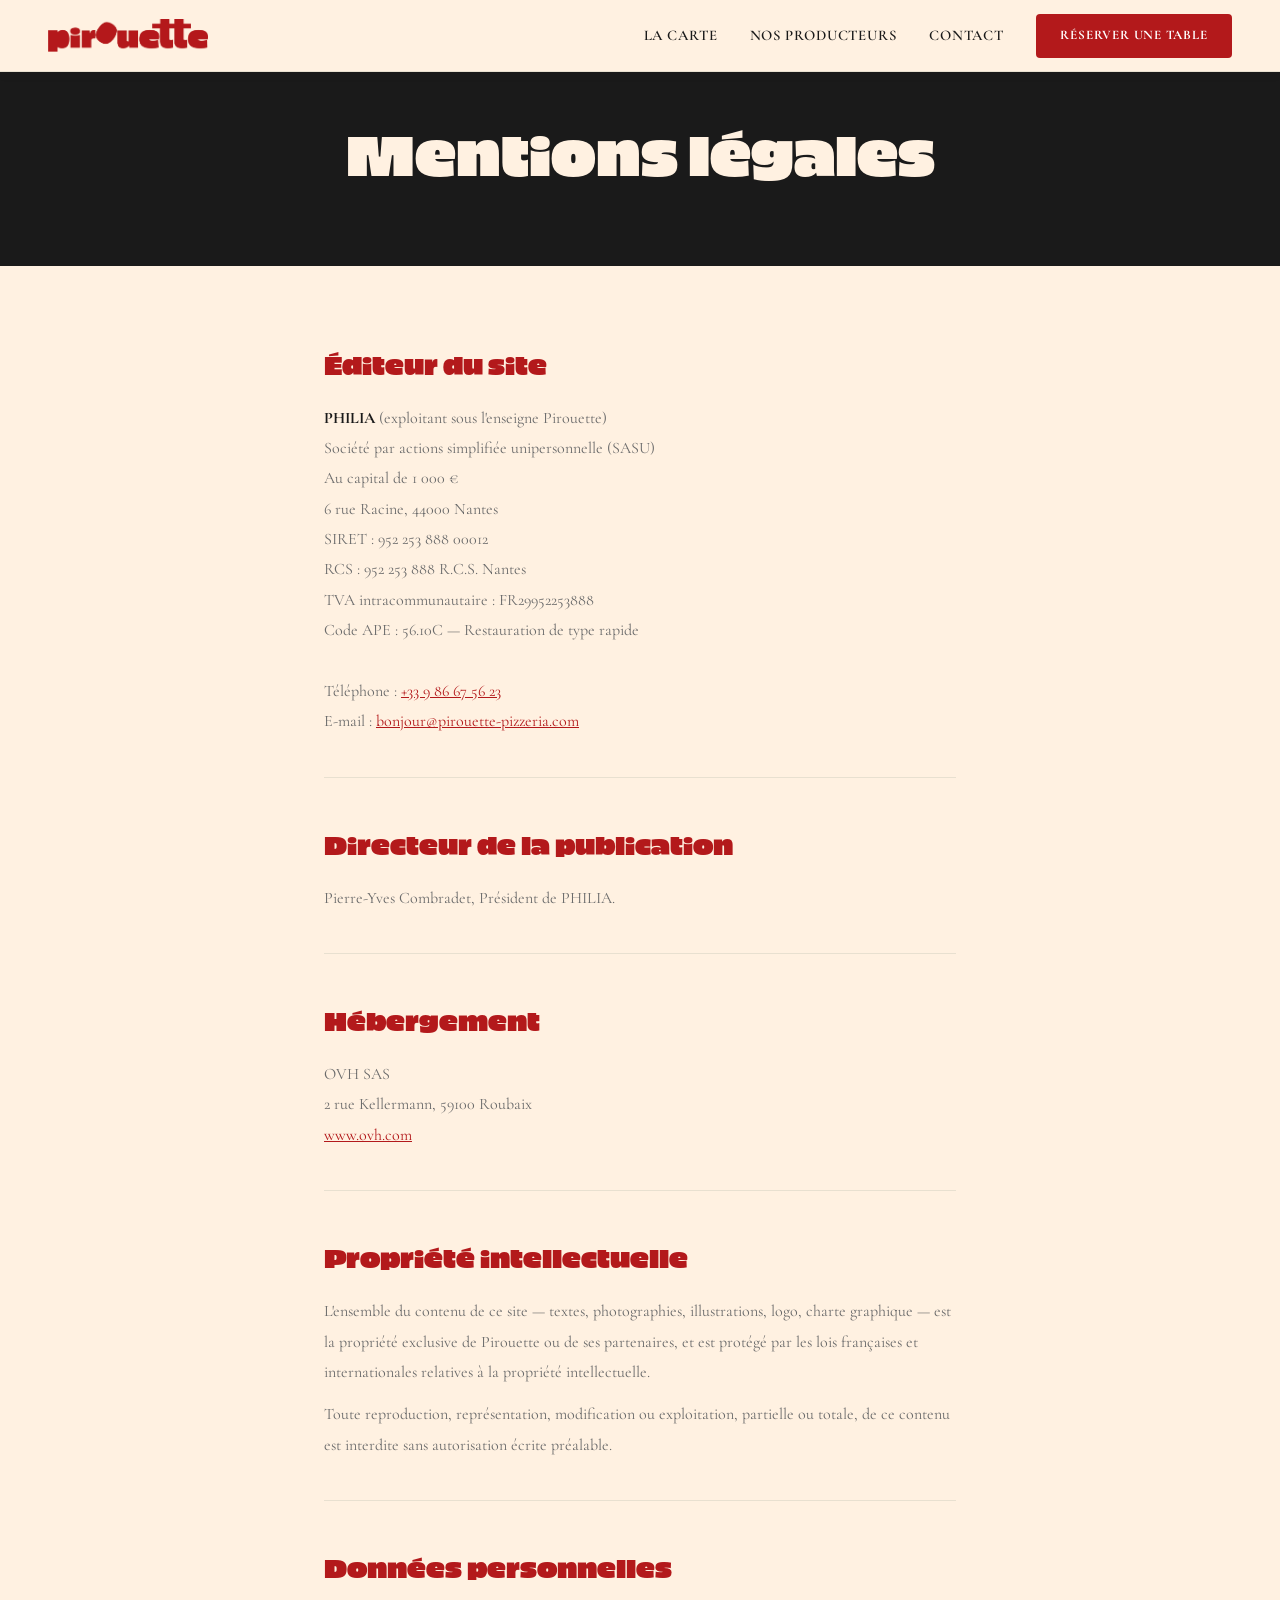
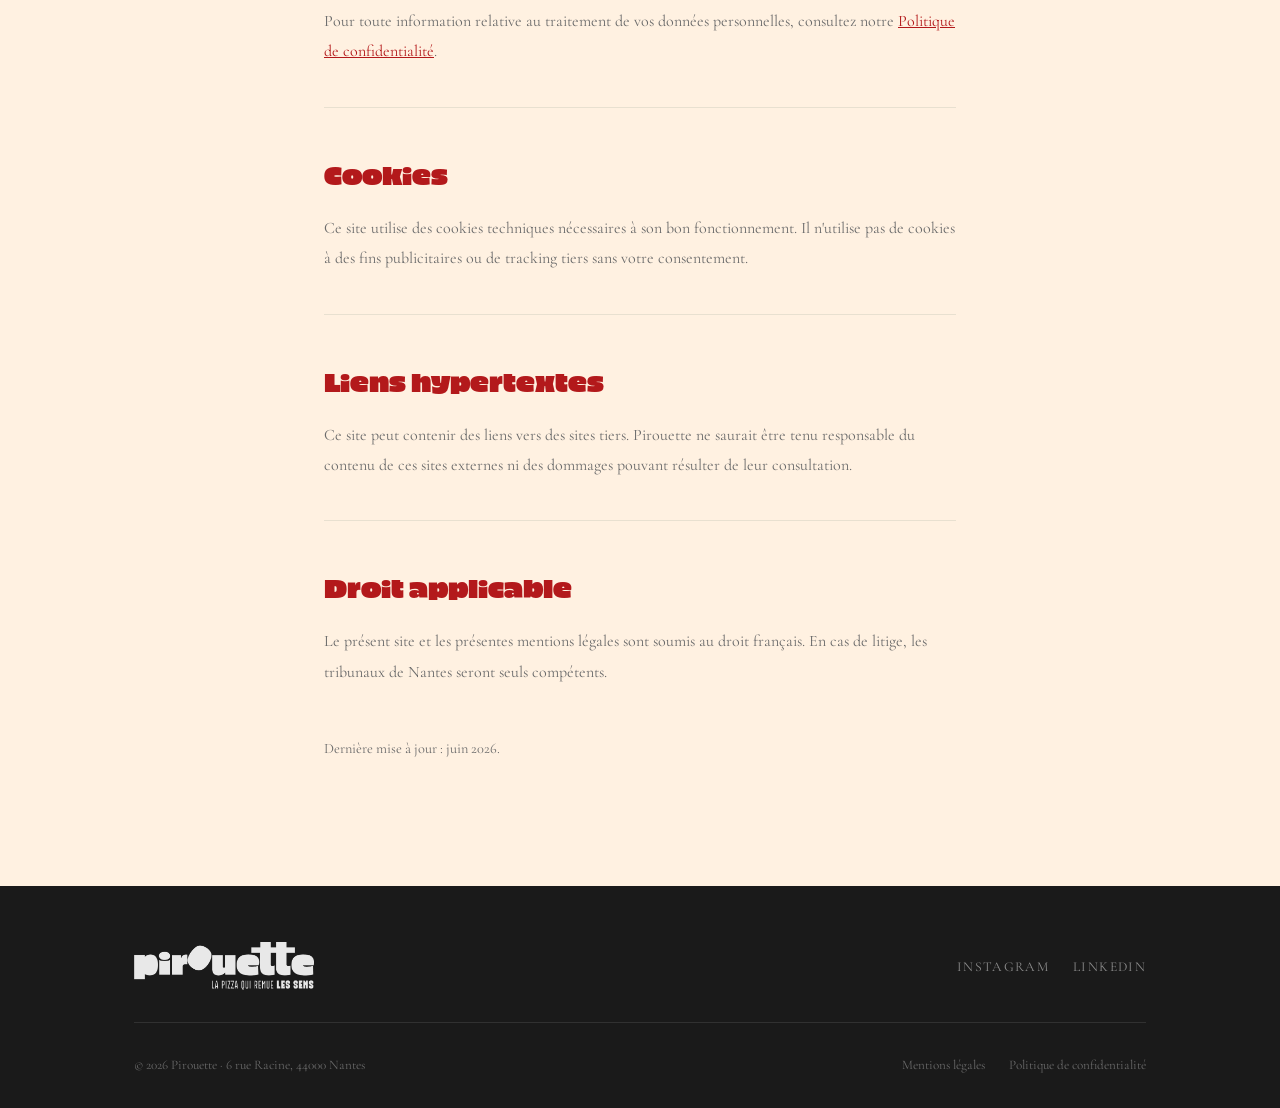
<file: mentions-legales.html>
<!DOCTYPE html>
<html lang="fr">
<head>
  <meta charset="UTF-8" />
  <meta name="viewport" content="width=device-width, initial-scale=1.0" />
  <title>Mentions légales — Pirouette Pizzeria · Nantes</title>
  <meta name="robots" content="noindex" />
  <link rel="canonical" href="https://www.pirouette-pizzeria.com/mentions-legales.html" />
  <!-- Google Analytics GA4 -->
  <script async src="https://www.googletagmanager.com/gtag/js?id=G-47CC5P32QP"></script>
  <script>
    window.dataLayer = window.dataLayer || [];
    function gtag(){dataLayer.push(arguments);}
    gtag('js', new Date());
    gtag('config', 'G-47CC5P32QP');
  </script>

  <link rel="preconnect" href="https://fonts.googleapis.com" />
  <link rel="preconnect" href="https://fonts.gstatic.com" crossorigin />
  <link href="https://fonts.googleapis.com/css2?family=Cormorant+Garamond:ital,wght@0,400;0,600;0,700;1,400;1,600&display=swap" rel="stylesheet" />
  <link rel="icon" type="image/x-icon" href="assets/favicon.ico" />
  <link rel="stylesheet" href="style.css" />
  <style>
    .legal-hero {
      background: var(--noir);
      padding: 7rem 0 4rem;
      text-align: center;
    }
    .legal-hero__title {
      font-family: var(--font-titre);
      font-size: clamp(2rem, 5vw, 3.5rem);
      font-weight: normal;
      color: var(--creme);
    }
    .legal-body { padding: 5rem 0 7rem; }
    .legal-body h2 {
      font-family: var(--font-titre);
      font-size: 1.6rem;
      font-weight: normal;
      color: var(--rouge);
      margin: 3rem 0 1rem;
    }
    .legal-body h2:first-child { margin-top: 0; }
    .legal-body p, .legal-body address {
      font-style: normal;
      color: var(--gris);
      line-height: 1.9;
      margin-bottom: .75rem;
      font-size: 1rem;
    }
    .legal-body a { color: var(--rouge); text-decoration: underline; }
    .legal-body strong { color: var(--noir); }
    .legal-separator { border: none; border-top: 1px solid var(--beige); margin: 2.5rem 0; }
    .todo {
      background: #fff8e1;
      border-left: 3px solid #f9a825;
      padding: .25rem .75rem;
      font-size: .88rem;
      color: #7a5800;
      border-radius: 2px;
      display: inline;
    }
  </style>
</head>
<body>

  <nav class="nav" id="nav">
    <a href="index.html" class="nav__logo">
      <picture><source srcset="assets/logo-seul.webp" type="image/webp"><img src="assets/logo-seul.png" alt="Pirouette" /></picture>
    </a>
    <ul class="nav__links">
      <li><a href="index.html#carte">La carte</a></li>
      <li><a href="index.html#producteurs">Nos producteurs</a></li>
      <li><a href="index.html#infos">Contact</a></li>
    </ul>
    <a href="https://reservation.laddition.com/booking/pirouette#/date" target="_blank" rel="noopener" class="btn btn--nav">Réserver une table</a>
    <button class="nav__burger" aria-label="Menu">&#9776;</button>
  </nav>

  <div class="legal-hero">
    <div class="container">
      <h1 class="legal-hero__title">Mentions légales</h1>
    </div>
  </div>

  <section class="legal-body">
    <div class="container" style="max-width: 760px;">

      <h2>Éditeur du site</h2>
      <address>
        <strong>PHILIA</strong> (exploitant sous l'enseigne Pirouette)<br>
        Société par actions simplifiée unipersonnelle (SASU)<br>
        Au capital de 1 000 €<br>
        6 rue Racine, 44000 Nantes<br>
        SIRET : 952 253 888 00012<br>
        RCS : 952 253 888 R.C.S. Nantes<br>
        TVA intracommunautaire : FR29952253888<br>
        Code APE : 56.10C — Restauration de type rapide<br><br>
        Téléphone : <a href="tel:+33986675623">+33 9 86 67 56 23</a><br>
        E-mail : <a href="mailto:bonjour@pirouette-pizzeria.com">bonjour@pirouette-pizzeria.com</a>
      </address>

      <hr class="legal-separator">

      <h2>Directeur de la publication</h2>
      <p>Pierre-Yves Combradet, Président de PHILIA.</p>

      <hr class="legal-separator">

      <h2>Hébergement</h2>
      <address>
        OVH SAS<br>
        2 rue Kellermann, 59100 Roubaix<br>
        <a href="https://www.ovh.com" target="_blank" rel="noopener">www.ovh.com</a>
      </address>

      <hr class="legal-separator">

      <h2>Propriété intellectuelle</h2>
      <p>L'ensemble du contenu de ce site — textes, photographies, illustrations, logo, charte graphique — est la propriété exclusive de Pirouette ou de ses partenaires, et est protégé par les lois françaises et internationales relatives à la propriété intellectuelle.</p>
      <p>Toute reproduction, représentation, modification ou exploitation, partielle ou totale, de ce contenu est interdite sans autorisation écrite préalable.</p>

      <hr class="legal-separator">

      <h2>Données personnelles</h2>
      <p>Pour toute information relative au traitement de vos données personnelles, consultez notre <a href="politique-confidentialite.html">Politique de confidentialité</a>.</p>

      <hr class="legal-separator">

      <h2>Cookies</h2>
      <p>Ce site utilise des cookies techniques nécessaires à son bon fonctionnement. Il n'utilise pas de cookies à des fins publicitaires ou de tracking tiers sans votre consentement.</p>

      <hr class="legal-separator">

      <h2>Liens hypertextes</h2>
      <p>Ce site peut contenir des liens vers des sites tiers. Pirouette ne saurait être tenu responsable du contenu de ces sites externes ni des dommages pouvant résulter de leur consultation.</p>

      <hr class="legal-separator">

      <h2>Droit applicable</h2>
      <p>Le présent site et les présentes mentions légales sont soumis au droit français. En cas de litige, les tribunaux de Nantes seront seuls compétents.</p>

      <p style="margin-top:3rem;font-size:.9rem;color:var(--gris);">Dernière mise à jour : juin 2026.</p>

    </div>
  </section>

  <footer class="footer">
    <div class="container">
      <div class="footer__top">
        <div class="footer__logo-wrap">
          <picture><source srcset="assets/logo-signat.webp" type="image/webp"><img src="assets/logo-signat.png" alt="Pirouette" class="footer__logo" /></picture>
        </div>
        <div class="footer__social">
          <a href="https://www.instagram.com/pirouette.nantes/" class="footer__social-link" target="_blank" rel="noopener">Instagram</a>
          <a href="https://www.linkedin.com/company/pirouette-pizzeria" class="footer__social-link" target="_blank" rel="noopener">LinkedIn</a>
        </div>
      </div>
      <div class="footer__bottom">
        <p>© 2026 Pirouette · 6 rue Racine, 44000 Nantes</p>
        <div class="footer__legal">
          <a href="mentions-legales.html">Mentions légales</a>
          <a href="politique-confidentialite.html">Politique de confidentialité</a>
        </div>
      </div>
    </div>
  </footer>

  <script src="script.js"></script>
</body>
</html>
</file>
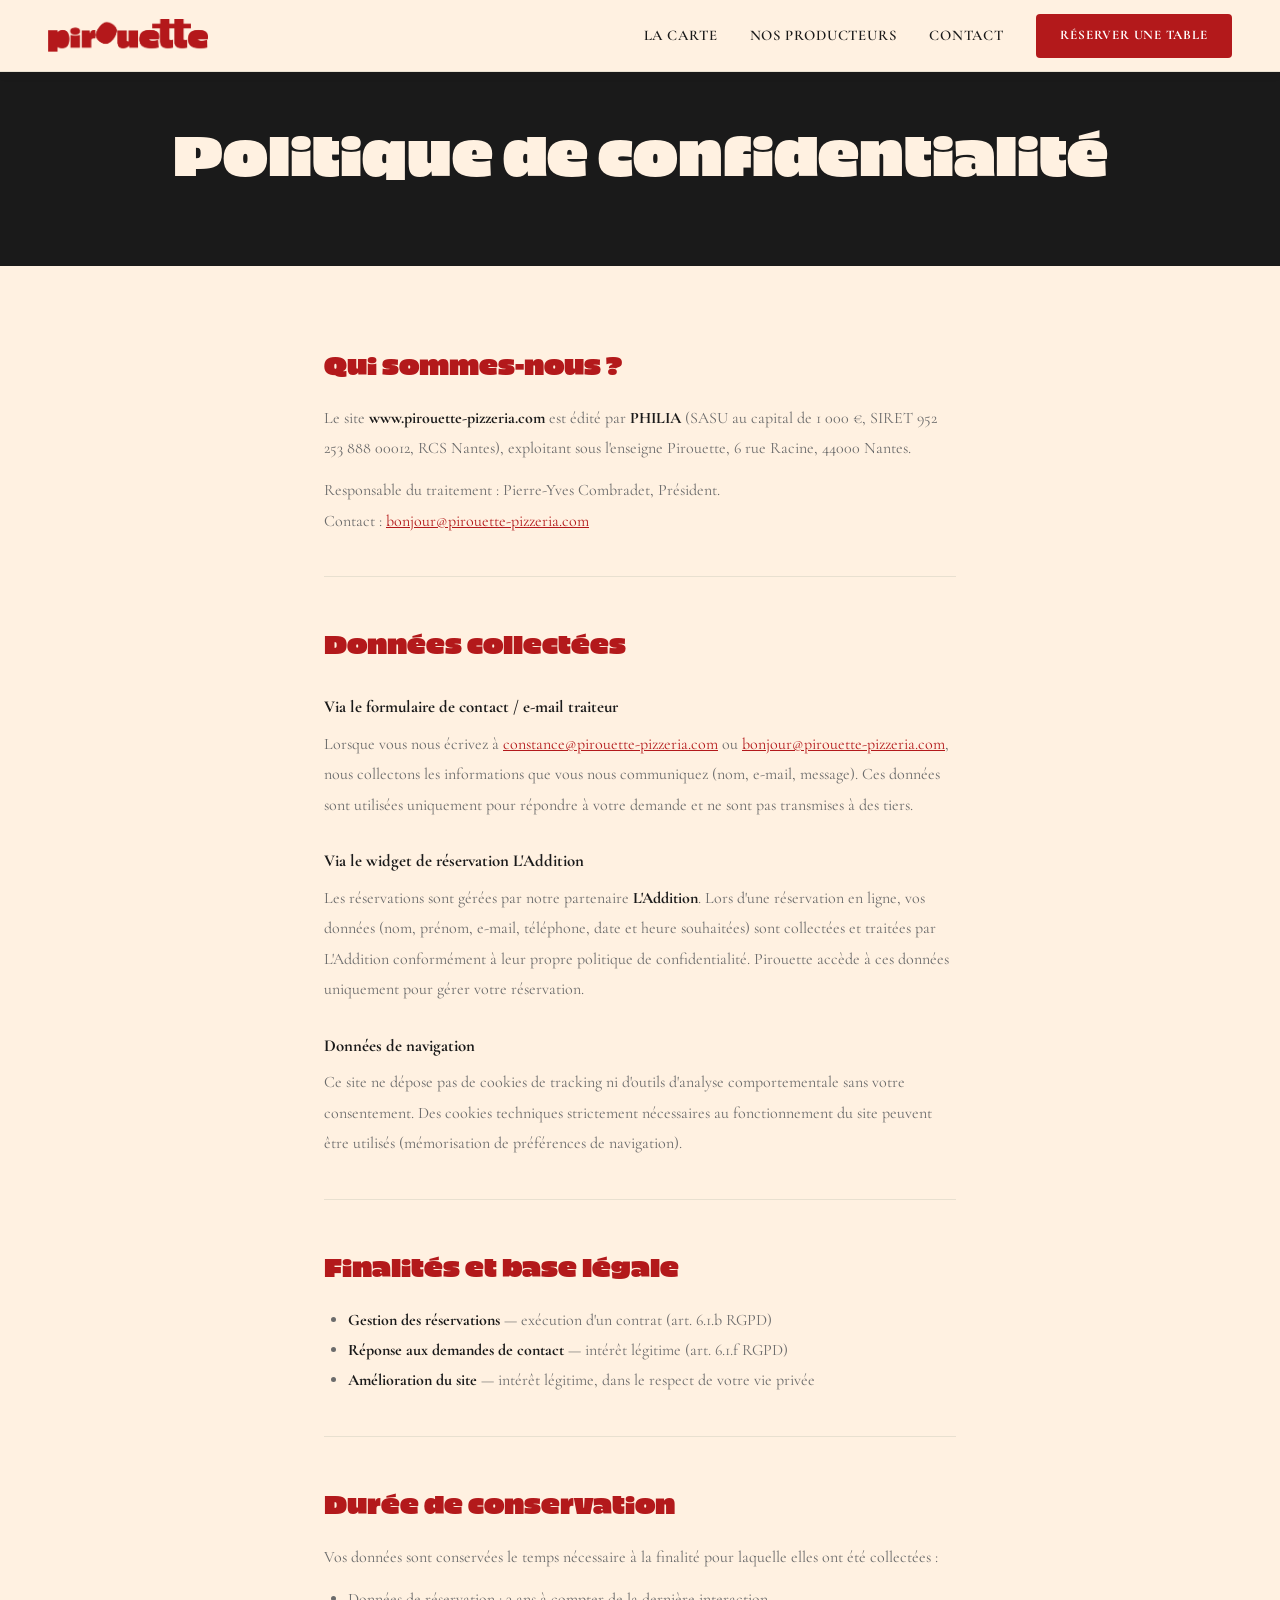
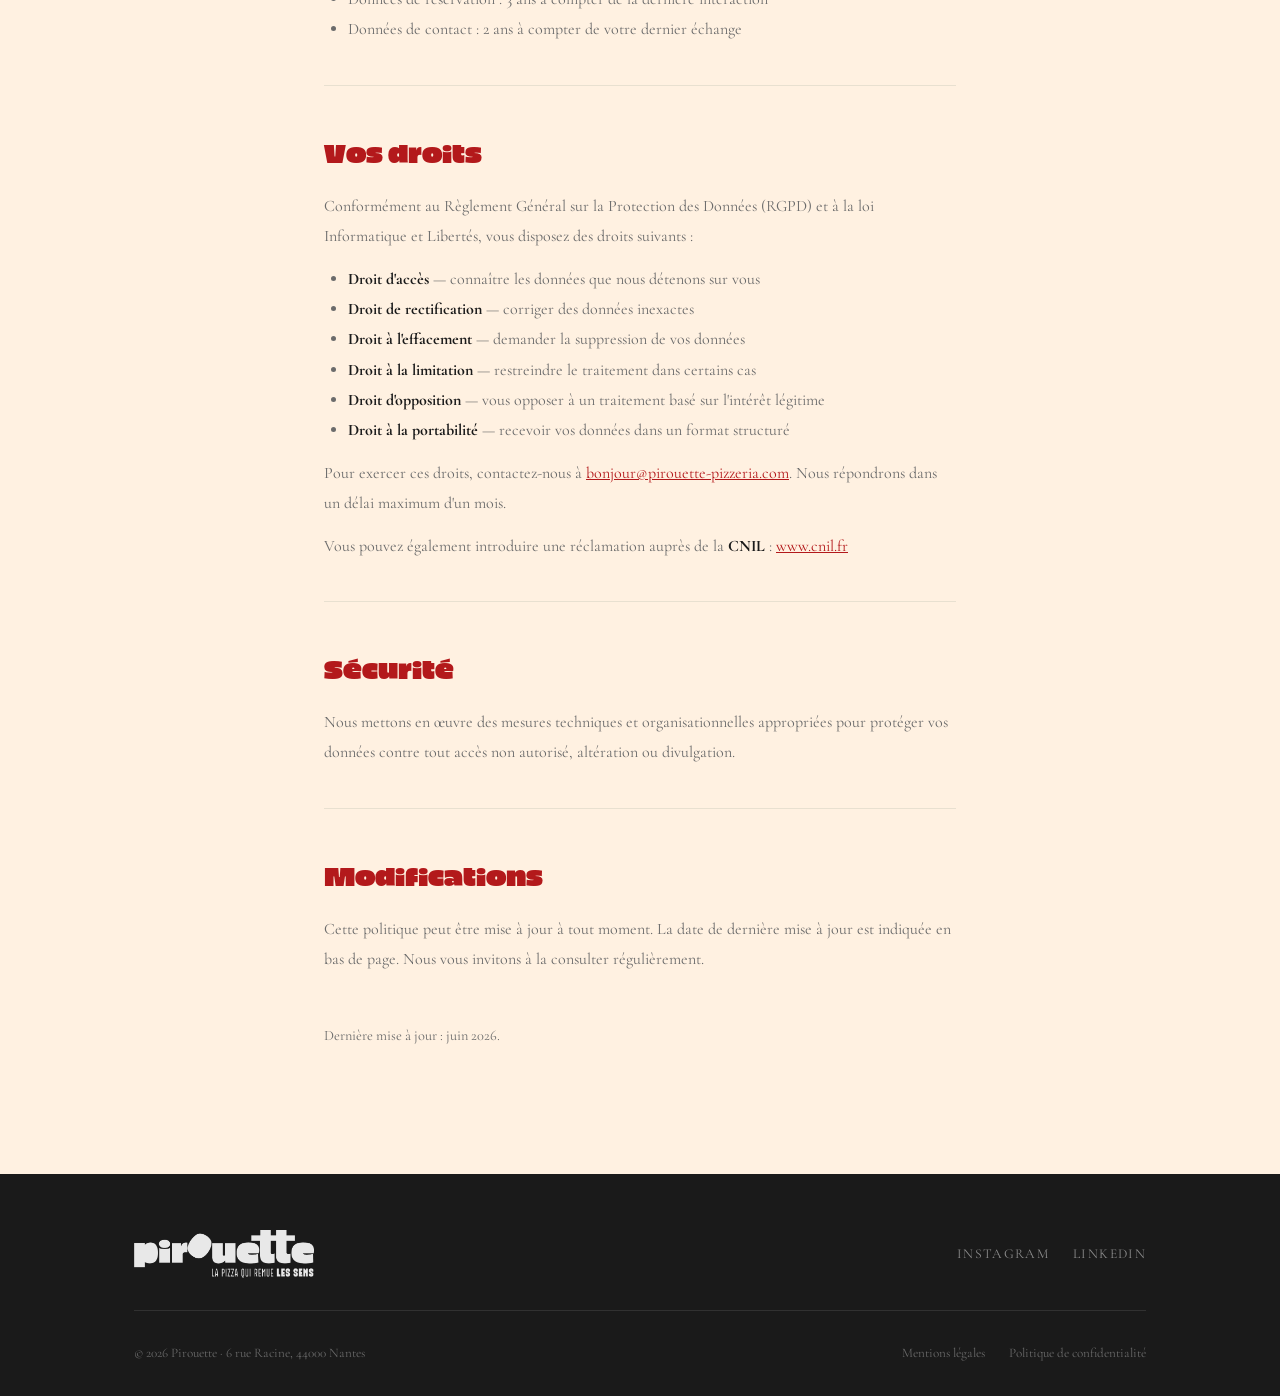
<file: politique-confidentialite.html>
<!DOCTYPE html>
<html lang="fr">
<head>
  <meta charset="UTF-8" />
  <meta name="viewport" content="width=device-width, initial-scale=1.0" />
  <title>Politique de confidentialité — Pirouette Pizzeria · Nantes</title>
  <meta name="robots" content="noindex" />
  <link rel="canonical" href="https://www.pirouette-pizzeria.com/politique-confidentialite.html" />
  <!-- Google Analytics GA4 -->
  <script async src="https://www.googletagmanager.com/gtag/js?id=G-47CC5P32QP"></script>
  <script>
    window.dataLayer = window.dataLayer || [];
    function gtag(){dataLayer.push(arguments);}
    gtag('js', new Date());
    gtag('config', 'G-47CC5P32QP');
  </script>

  <link rel="preconnect" href="https://fonts.googleapis.com" />
  <link rel="preconnect" href="https://fonts.gstatic.com" crossorigin />
  <link href="https://fonts.googleapis.com/css2?family=Cormorant+Garamond:ital,wght@0,400;0,600;0,700;1,400;1,600&display=swap" rel="stylesheet" />
  <link rel="icon" type="image/x-icon" href="assets/favicon.ico" />
  <link rel="stylesheet" href="style.css" />
  <style>
    .legal-hero {
      background: var(--noir);
      padding: 7rem 0 4rem;
      text-align: center;
    }
    .legal-hero__title {
      font-family: var(--font-titre);
      font-size: clamp(2rem, 5vw, 3.5rem);
      font-weight: normal;
      color: var(--creme);
    }
    .legal-body { padding: 5rem 0 7rem; }
    .legal-body h2 {
      font-family: var(--font-titre);
      font-size: 1.6rem;
      font-weight: normal;
      color: var(--rouge);
      margin: 3rem 0 1rem;
    }
    .legal-body h2:first-child { margin-top: 0; }
    .legal-body h3 {
      font-size: 1.05rem;
      font-weight: 700;
      color: var(--noir);
      margin: 1.75rem 0 .5rem;
    }
    .legal-body p, .legal-body address {
      font-style: normal;
      color: var(--gris);
      line-height: 1.9;
      margin-bottom: .75rem;
      font-size: 1rem;
    }
    .legal-body ul {
      color: var(--gris);
      line-height: 1.9;
      font-size: 1rem;
      margin: .5rem 0 .75rem 1.5rem;
    }
    .legal-body a { color: var(--rouge); text-decoration: underline; }
    .legal-body strong { color: var(--noir); }
    .legal-separator { border: none; border-top: 1px solid var(--beige); margin: 2.5rem 0; }
    .todo {
      background: #fff8e1;
      border-left: 3px solid #f9a825;
      padding: .25rem .75rem;
      font-size: .88rem;
      color: #7a5800;
      border-radius: 2px;
      display: inline;
    }
  </style>
</head>
<body>

  <nav class="nav" id="nav">
    <a href="index.html" class="nav__logo">
      <picture><source srcset="assets/logo-seul.webp" type="image/webp"><img src="assets/logo-seul.png" alt="Pirouette" /></picture>
    </a>
    <ul class="nav__links">
      <li><a href="index.html#carte">La carte</a></li>
      <li><a href="index.html#producteurs">Nos producteurs</a></li>
      <li><a href="index.html#infos">Contact</a></li>
    </ul>
    <a href="https://reservation.laddition.com/booking/pirouette#/date" target="_blank" rel="noopener" class="btn btn--nav">Réserver une table</a>
    <button class="nav__burger" aria-label="Menu">&#9776;</button>
  </nav>

  <div class="legal-hero">
    <div class="container">
      <h1 class="legal-hero__title">Politique de confidentialité</h1>
    </div>
  </div>

  <section class="legal-body">
    <div class="container" style="max-width: 760px;">

      <h2>Qui sommes-nous ?</h2>
      <p>Le site <strong>www.pirouette-pizzeria.com</strong> est édité par <strong>PHILIA</strong> (SASU au capital de 1 000 €, SIRET 952 253 888 00012, RCS Nantes), exploitant sous l'enseigne Pirouette, 6 rue Racine, 44000 Nantes.</p>
      <p>Responsable du traitement : Pierre-Yves Combradet, Président.<br>
      Contact : <a href="mailto:bonjour@pirouette-pizzeria.com">bonjour@pirouette-pizzeria.com</a></p>

      <hr class="legal-separator">

      <h2>Données collectées</h2>

      <h3>Via le formulaire de contact / e-mail traiteur</h3>
      <p>Lorsque vous nous écrivez à <a href="mailto:constance@pirouette-pizzeria.com">constance@pirouette-pizzeria.com</a> ou <a href="mailto:bonjour@pirouette-pizzeria.com">bonjour@pirouette-pizzeria.com</a>, nous collectons les informations que vous nous communiquez (nom, e-mail, message). Ces données sont utilisées uniquement pour répondre à votre demande et ne sont pas transmises à des tiers.</p>

      <h3>Via le widget de réservation L'Addition</h3>
      <p>Les réservations sont gérées par notre partenaire <strong>L'Addition</strong>. Lors d'une réservation en ligne, vos données (nom, prénom, e-mail, téléphone, date et heure souhaitées) sont collectées et traitées par L'Addition conformément à leur propre politique de confidentialité. Pirouette accède à ces données uniquement pour gérer votre réservation.</p>

      <h3>Données de navigation</h3>
      <p>Ce site ne dépose pas de cookies de tracking ni d'outils d'analyse comportementale sans votre consentement. Des cookies techniques strictement nécessaires au fonctionnement du site peuvent être utilisés (mémorisation de préférences de navigation).</p>

      <hr class="legal-separator">

      <h2>Finalités et base légale</h2>
      <ul>
        <li><strong>Gestion des réservations</strong> — exécution d'un contrat (art. 6.1.b RGPD)</li>
        <li><strong>Réponse aux demandes de contact</strong> — intérêt légitime (art. 6.1.f RGPD)</li>
        <li><strong>Amélioration du site</strong> — intérêt légitime, dans le respect de votre vie privée</li>
      </ul>

      <hr class="legal-separator">

      <h2>Durée de conservation</h2>
      <p>Vos données sont conservées le temps nécessaire à la finalité pour laquelle elles ont été collectées :</p>
      <ul>
        <li>Données de réservation : 3 ans à compter de la dernière interaction</li>
        <li>Données de contact : 2 ans à compter de votre dernier échange</li>
      </ul>

      <hr class="legal-separator">

      <h2>Vos droits</h2>
      <p>Conformément au Règlement Général sur la Protection des Données (RGPD) et à la loi Informatique et Libertés, vous disposez des droits suivants :</p>
      <ul>
        <li><strong>Droit d'accès</strong> — connaître les données que nous détenons sur vous</li>
        <li><strong>Droit de rectification</strong> — corriger des données inexactes</li>
        <li><strong>Droit à l'effacement</strong> — demander la suppression de vos données</li>
        <li><strong>Droit à la limitation</strong> — restreindre le traitement dans certains cas</li>
        <li><strong>Droit d'opposition</strong> — vous opposer à un traitement basé sur l'intérêt légitime</li>
        <li><strong>Droit à la portabilité</strong> — recevoir vos données dans un format structuré</li>
      </ul>
      <p>Pour exercer ces droits, contactez-nous à <a href="mailto:bonjour@pirouette-pizzeria.com">bonjour@pirouette-pizzeria.com</a>. Nous répondrons dans un délai maximum d'un mois.</p>
      <p>Vous pouvez également introduire une réclamation auprès de la <strong>CNIL</strong> : <a href="https://www.cnil.fr" target="_blank" rel="noopener">www.cnil.fr</a></p>

      <hr class="legal-separator">

      <h2>Sécurité</h2>
      <p>Nous mettons en œuvre des mesures techniques et organisationnelles appropriées pour protéger vos données contre tout accès non autorisé, altération ou divulgation.</p>

      <hr class="legal-separator">

      <h2>Modifications</h2>
      <p>Cette politique peut être mise à jour à tout moment. La date de dernière mise à jour est indiquée en bas de page. Nous vous invitons à la consulter régulièrement.</p>

      <p style="margin-top:3rem;font-size:.9rem;color:var(--gris);">Dernière mise à jour : juin 2026.</p>

    </div>
  </section>

  <footer class="footer">
    <div class="container">
      <div class="footer__top">
        <div class="footer__logo-wrap">
          <picture><source srcset="assets/logo-signat.webp" type="image/webp"><img src="assets/logo-signat.png" alt="Pirouette" class="footer__logo" /></picture>
        </div>
        <div class="footer__social">
          <a href="https://www.instagram.com/pirouette.nantes/" class="footer__social-link" target="_blank" rel="noopener">Instagram</a>
          <a href="https://www.linkedin.com/company/pirouette-pizzeria" class="footer__social-link" target="_blank" rel="noopener">LinkedIn</a>
        </div>
      </div>
      <div class="footer__bottom">
        <p>© 2026 Pirouette · 6 rue Racine, 44000 Nantes</p>
        <div class="footer__legal">
          <a href="mentions-legales.html">Mentions légales</a>
          <a href="politique-confidentialite.html">Politique de confidentialité</a>
        </div>
      </div>
    </div>
  </footer>

  <script src="script.js"></script>
</body>
</html>
</file>
<file: style.css>
/* ============================================================
   PIROUETTE — Maquette site
   Pantone 187 C (#C8102E) · Fond crème · Mobile First
   Animations : scroll reveal · parallaxe · claim mot/mot · ticker
============================================================ */

/* ============================================================
   ANIMATIONS GLOBALES
============================================================ */

/* -- Claim hero : chaque mot apparaît en glissant vers le haut -- */
.hero__claim {
  font-size: clamp(1rem, 2vw, 1.2rem);
  color: var(--gris);
  font-style: italic;
  letter-spacing: .03em;
  margin-bottom: .25rem;
  overflow: hidden;
}
.hero__claim .word {
  display: inline-block;
  opacity: 0;
  transform: translateY(24px);
  animation: wordReveal .6s cubic-bezier(.22,1,.36,1) forwards;
}
@keyframes wordReveal {
  to { opacity: 1; transform: translateY(0); }
}

/* -- Logo hero : fondu + montée -- */
.hero__logo {
  opacity: 0;
  transform: translateY(16px);
  transition: opacity .9s ease, transform .9s cubic-bezier(.22,1,.36,1);
}
.hero__logo--animate {
  opacity: 1;
  transform: translateY(0);
}

/* -- Sous-titre + CTA : fade in up décalé -- */
.hero__sub,
.hero__ctas {
  opacity: 0;
  transform: translateY(20px);
  transition: opacity .7s ease, transform .7s cubic-bezier(.22,1,.36,1);
}
.hero__sub.fade-in-up,
.hero__ctas.fade-in-up {
  opacity: 1;
  transform: translateY(0);
}

/* -- Scroll reveal : état initial -- */
.reveal {
  opacity: 0;
  transform: translateY(32px);
  transition: opacity .7s cubic-bezier(.22,1,.36,1),
              transform .7s cubic-bezier(.22,1,.36,1);
}
.reveal.revealed {
  opacity: 1;
  transform: translateY(0);
}

/* -- Hover cartes pizzas & producteurs -- */
.pizza-card   { transition: background .15s, transform .2s cubic-bezier(.22,1,.36,1), box-shadow .2s; }
.pizza-card:hover {
  background: var(--creme);
  transform: translateY(-3px);
  box-shadow: 0 6px 20px rgba(0,0,0,.08);
  z-index: 2; position: relative;
}

.prod-card { transition: transform .3s cubic-bezier(.22,1,.36,1), box-shadow .3s; }
.prod-card:hover {
  transform: translateY(-6px);
  box-shadow: 0 12px 32px rgba(0,0,0,.25);
  z-index: 2; position: relative;
}

/* ============================================================
   TICKER — bande de patterns défilante
============================================================ */
.ticker {
  overflow: hidden;
  background: var(--rouge);
  padding: .85rem 0;
  white-space: nowrap;
  user-select: none;
}
.ticker__track {
  display: inline-flex;
  gap: 0;
  animation: ticker 28s linear infinite;
}
.ticker__track span {
  display: inline-block;
  color: #fff;
  font-size: .88rem;
  font-weight: 700;
  letter-spacing: .1em;
  text-transform: uppercase;
  padding: 0 2.5rem;
  border-right: 1px solid rgba(255,255,255,.2);
}
@keyframes ticker {
  from { transform: translateX(0); }
  to   { transform: translateX(-33.333%); }
}
.ticker:hover .ticker__track { animation-play-state: paused; }

/* Section lieu — galerie 3 photos pleine largeur */
.lieu { overflow: hidden; }
.lieu__grid {
  display: grid;
  grid-template-columns: 1.4fr 1fr;
  grid-template-rows: 1fr 1fr;
  gap: 4px;
  height: clamp(320px, 55vw, 680px);
}
.lieu__item { overflow: hidden; }
.lieu__item--tall { grid-row: 1 / 3; }
.lieu__img { width: 100%; height: 100%; object-fit: cover; display: block; transition: transform .5s ease; }
.lieu__item:hover .lieu__img { transform: scale(1.03); }
@media (max-width: 600px) {
  .lieu__grid { grid-template-columns: 1fr; grid-template-rows: auto; height: auto; }
  .lieu__item--tall { grid-row: auto; }
  .lieu__img { height: 260px; }
}

/* ============================================================
   TRANSITIONS DE SECTION — bande pattern fixe, pleine saturation
============================================================ */
.section-transition {
  position: relative;
  height: clamp(70px, 9vw, 130px);
  background-size: cover;
  background-position: center;
  background-repeat: no-repeat;
  overflow: hidden;
}
.section-transition--rect {
  height: clamp(110px, 13vw, 180px);
}
@media (max-width: 700px) {
  .section-transition { height: clamp(54px, 14vw, 90px); }
  .section-transition--rect { height: clamp(80px, 18vw, 130px); }
}

@font-face {
  font-family: 'Piepie';
  src: url('assets/Piepie-converted.ttf') format('truetype'),
       url('assets/Piepie.otf') format('opentype');
  font-weight: normal;
  font-style: normal;
  font-display: swap;
}

@font-face {
  font-family: 'Mazurquica';
  src: url('assets/Mazurquica-Pesada.otf') format('opentype');
  font-weight: bold;
  font-style: normal;
  font-display: swap;
}

@font-face {
  font-family: 'Mazurquica';
  src: url('assets/Mazurquica-Media.otf') format('opentype');
  font-weight: normal;
  font-style: normal;
  font-display: swap;
}

@font-face {
  font-family: 'Mazurquica';
  src: url('assets/Mazurquica-Liviana.otf') format('opentype');
  font-weight: 300;
  font-style: normal;
  font-display: swap;
}

:root {
  --rouge:        #B3191B; /* Rouge Logo — R179 V25 B27 */
  --rouge-tomate: #CC1B25; /* Rouge Tomate / Accroche / Logo sur affiche — R204 V27 B37 */
  --creme:        #FFF1E1; /* Beige crème — R255 V241 B225 */
  --noir:   #1A1A1A;
  --gris:   #6B6B6B;
  --beige:  #E8E0D0;
  --font:        'Cormorant Garamond', Georgia, serif;
  --font-titre:  'Piepie', 'Cormorant Garamond', Georgia, serif;
  --radius: 4px;
  --max-w:  1140px;
  --pad:    clamp(1.5rem, 5vw, 4rem);
}

*, *::before, *::after { box-sizing: border-box; margin: 0; padding: 0; }
html  { scroll-behavior: smooth; }
body  {
  font-family: var(--font);
  background: var(--creme);
  color: var(--noir);
  font-size: 1.125rem;
  line-height: 1.6;
  -webkit-font-smoothing: antialiased;
}
a   { color: inherit; text-decoration: none; }
img { max-width: 100%; display: block; }

.container {
  max-width: var(--max-w);
  margin: 0 auto;
  padding: 0 var(--pad);
}

/* ---- Boutons ---- */
.btn {
  display: inline-block;
  padding: .9rem 2.2rem;
  border-radius: var(--radius);
  font-family: var(--font);
  font-weight: 700;
  font-size: 1rem;
  letter-spacing: .06em;
  text-transform: uppercase;
  cursor: pointer;
  transition: all .2s ease;
  border: 2px solid transparent;
  text-align: center;
}
.btn--primary  { background: var(--rouge); color: #fff; border-color: var(--rouge); }
.btn--primary:hover { background: #a50d25; border-color: #a50d25; }
.btn--secondary { background: transparent; color: var(--rouge); border-color: var(--rouge); }
.btn--secondary:hover { background: var(--rouge); color: #fff; }

/* Hero : les boutons adoptent la couleur du pattern tiré au sort */
.hero .btn--primary {
  background: var(--hero-accent, var(--rouge));
  border-color: var(--hero-accent, var(--rouge));
  transition: background .25s ease, border-color .25s ease, filter .25s ease;
}
.hero .btn--primary:hover {
  background: var(--hero-accent, var(--rouge));
  border-color: var(--hero-accent, var(--rouge));
  filter: brightness(.82);
}
.hero .btn--secondary {
  color: var(--hero-accent, var(--rouge));
  border-color: var(--hero-accent, var(--rouge));
  transition: background .25s ease, color .25s ease, border-color .25s ease;
}
.hero .btn--secondary:hover {
  background: var(--hero-accent, var(--rouge));
  color: #fff;
  filter: none;
}
.btn--nav { background: var(--rouge); color: #fff; padding: .6rem 1.4rem; font-size: .82rem; }
.btn--nav:hover { background: #a50d25; }
.btn--ghost-light { background: transparent; color: #fff; border-color: rgba(255,255,255,.6); }
.btn--ghost-light:hover { background: #fff; color: var(--rouge); }
.btn--outline { background: transparent; color: var(--noir); border-color: var(--noir); }
.btn--outline:hover { background: var(--noir); color: var(--creme); }
.btn--white { background: #fff; color: var(--rouge); border-color: #fff; font-weight: 700; }
.btn--white:hover { background: var(--creme); }

/* ---- Titres ---- */
.section-title {
  font-family: var(--font-titre);
  font-size: clamp(2.2rem, 5vw, 3.8rem);
  font-weight: normal;
  color: var(--rouge);
  line-height: 1.1;
  margin-bottom: 1rem;
}
.section-title--light { color: #fff; }
.section-sub  { font-size: 1.1rem; color: var(--gris); font-style: italic; margin-bottom: 3rem; font-weight: 600; }
.section-sub--light { color: rgba(255,255,255,.75); }
.section-header { margin-bottom: 3rem; }

/* ============================================================
   NAVIGATION
============================================================ */
.nav {
  position: fixed; top: 0; left: 0; right: 0; z-index: 100;
  display: flex; align-items: center; gap: 2rem;
  padding: .85rem clamp(1.5rem, 4vw, 3rem);
  background: var(--creme);
  border-bottom: 1px solid var(--beige);
  box-shadow: 0 1px 12px rgba(0,0,0,.06);
  transition: box-shadow .3s;
}
.nav__logo { margin-right: auto; flex-shrink: 0; }
.nav__logo img { height: 44px; width: auto; max-width: 160px; object-fit: contain; display: block; }
.nav__links { display: flex; list-style: none; gap: 2rem; font-size: .92rem; font-weight: 600; letter-spacing: .06em; text-transform: uppercase; }
.nav__links a { transition: color .2s; }
.nav__links a:hover { color: var(--rouge); }
.nav__burger { display: none; font-size: 1.4rem; background: none; border: none; cursor: pointer; padding: .25rem; }

/* ============================================================
   HERO
============================================================ */
.hero {
  min-height: 100vh;
  position: relative;
  display: flex;
  align-items: center;
  justify-content: center;
  padding-top: 75px;
  overflow: hidden;
}

/* Pattern hero — fixe, plein écran, sans voile */
.hero__living-pattern {
  position: absolute; inset: 0;
  overflow: hidden;
}

.pattern-track {
  position: absolute; inset: 0;
  background-repeat: no-repeat;
  background-size: cover;
  background-position: center;
  opacity: 1;
}

/* Dégradé bas → lisibilité du texte et des boutons */
.hero__overlay {
  position: absolute; inset: 0;
  background: linear-gradient(
    to bottom,
    transparent 0%,
    transparent 45%,
    rgba(247, 242, 232, 0.72) 70%,
    rgba(247, 242, 232, 0.96) 100%
  );
  z-index: 1;
}

.hero__content {
  position: relative; z-index: 2;
  text-align: center;
  padding: 2rem var(--pad);
  display: flex; flex-direction: column; align-items: center; gap: 1.5rem;
}

.hero__logo-wrap { display: contents; } /* h1 sémantique, sans impact visuel sur le flex parent */

.hero__logo {
  width: min(640px, 88vw);
  height: auto;
  filter:
    drop-shadow(0 0 12px rgba(247,242,232,0.9))
    drop-shadow(0 0 32px rgba(247,242,232,0.7))
    drop-shadow(0 4px 16px rgba(0,0,0,0.08));
}

.hero__sub {
  font-size: clamp(1.1rem, 2.5vw, 1.4rem);
  letter-spacing: .02em;
}

.hero__ctas { display: flex; gap: 1rem; justify-content: center; flex-wrap: wrap; }

.hero__scroll-hint {
  position: absolute; bottom: 2rem; z-index: 2;
  font-size: 1.5rem; color: var(--rouge);
  animation: bounce 1.8s infinite;
}
@keyframes bounce {
  0%,100% { transform: translateY(0); }
  50%      { transform: translateY(8px); }
}

/* ============================================================
   CONCEPT
============================================================ */
.concept {
  padding: clamp(5rem, 12vw, 9rem) 0;
  text-align: center;
}
.concept__text {
  font-size: clamp(1.1rem, 2vw, 1.3rem);
  max-width: 660px; margin: 0 auto 3rem;
  line-height: 1.9; color: var(--noir); font-weight: 600;
}
.concept__pillars { display: flex; gap: 1.5rem; justify-content: center; flex-wrap: wrap; }
.pillar {
  display: flex; flex-direction: column; align-items: center; gap: .75rem;
  padding: 1.75rem 2.25rem;
  background: #fff;
  border-radius: var(--radius);
  box-shadow: 0 2px 20px rgba(0,0,0,.07);
  min-width: 190px;
}
.pillar__icon  { font-size: 2rem; }
.pillar__label { font-size: .9rem; font-weight: 700; letter-spacing: .05em; text-transform: uppercase; text-align: center; }

/* ============================================================
   AFFICHES N&B — bande pleine largeur
============================================================ */
.affiches { overflow: hidden; }
.affiches__strip {
  display: flex;
  height: clamp(260px, 40vw, 520px);
}
.affiche-item { flex: 1; overflow: hidden; }
.affiche-item img { width: 100%; height: 100%; object-fit: cover; display: block; transition: transform .6s ease; }
.affiche-item:hover img { transform: scale(1.04); }

.affiche-item--text {
  flex: 0 0 clamp(180px, 25vw, 320px);
  background: var(--creme);
  display: flex; align-items: center; justify-content: center;
  padding: 2rem;
}
.affiche-item__quote {
  font-size: clamp(1.3rem, 2.5vw, 2rem);
  font-weight: 700;
  color: var(--rouge);
  text-align: center;
  line-height: 1.3;
  font-style: italic;
}

/* ============================================================
   PRODUCTEURS
============================================================ */
.producteurs {
  padding: clamp(5rem, 12vw, 9rem) 0;
  background: var(--beige);
}
.producteurs__grid {
  display: grid;
  grid-template-columns: repeat(4, 1fr);
  gap: 1px;
  background: rgba(0,0,0,.08);
  border: 1px solid rgba(0,0,0,.08);
  border-radius: var(--radius);
  overflow: hidden;
  margin-bottom: 3rem;
}
@media (max-width: 1100px) {
  .producteurs__grid { grid-template-columns: repeat(3, 1fr); }
}
@media (max-width: 700px) {
  .producteurs__grid { grid-template-columns: repeat(2, 1fr); }
}
.prod-card { background: var(--noir); display: flex; flex-direction: column; overflow: hidden; }
/* Photo grand format */
.prod-card__photo {
  width: 100%;
  height: 220px;
  overflow: hidden;
  flex-shrink: 0;
  background: rgba(255,255,255,.06);
}
.prod-card__portrait {
  width: 100%; height: 100%;
  object-fit: cover;
  object-position: center 20%; /* favorise le haut du cadre — évite de couper les têtes */
  display: block;
  transition: transform .5s cubic-bezier(.22,1,.36,1);
}
/* Cartes plus larges (2 puis 1 colonne) = ratio plus écrasé,
   on agrandit la hauteur de la photo pour limiter le rognage du visage */
@media (max-width: 700px) {
  .prod-card__photo { height: 280px; }
}
@media (max-width: 480px) {
  .prod-card__photo { height: 320px; }
}
.prod-card:hover .prod-card__portrait { transform: scale(1.05); }

.prod-card__body { padding: 1rem 1.5rem 1.5rem; flex: 1; }
.prod-card__tag  { font-size: .75rem; letter-spacing: .14em; text-transform: uppercase; color: var(--rouge); margin-bottom: .5rem; font-weight: 700; }
.prod-card__prenom { font-family: var(--font-titre); font-style: normal; font-weight: normal; color: rgba(255,255,255,.95); font-size: 1.2rem; display: block; margin-bottom: .2rem; }
.prod-card__name { font-family: 'Mazurquica', Georgia, serif; font-size: 1rem; font-weight: normal; color: rgba(255,255,255,.75); margin-bottom: .6rem; line-height: 1.3; text-transform: uppercase; letter-spacing: .08em; }
.prod-card__text { color: rgba(255,255,255,.65); font-size: .9rem; line-height: 1.7; font-weight: 600; }
.producteurs__cta { text-align: center; }

/* ============================================================
   CARTE
============================================================ */
.carte { padding: clamp(5rem, 12vw, 9rem) 0; }
.carte__category { margin-bottom: 4.5rem; }
.carte__cat-title {
  font-family: var(--font-titre);
  font-size: 1.8rem; font-weight: normal;
  color: var(--rouge);
  padding-bottom: .75rem;
  border-bottom: 2px solid var(--rouge);
  display: inline-block;
  margin-bottom: 1.5rem;
}
.carte__cat-intro { color: var(--gris); font-style: italic; margin-top: -.75rem; margin-bottom: 1.5rem; font-weight: 600; }
.carte__cat-note { font-size: .85rem; color: var(--gris); margin-top: 1rem; padding-top: .75rem; border-top: 1px solid var(--sable); }

.carte__grid {
  display: grid;
  grid-template-columns: repeat(auto-fill, minmax(300px, 1fr));
  gap: 1px;
  background: var(--beige);
  border: 1px solid var(--beige);
  border-radius: var(--radius);
  overflow: hidden;
}
.pizza-card { background: #fff; padding: 1.25rem 1.5rem; transition: background .15s, transform .2s cubic-bezier(.22,1,.36,1), box-shadow .2s; }
.pizza-card:hover { background: var(--creme); transform: translateY(-3px); box-shadow: 0 6px 20px rgba(0,0,0,.08); z-index: 2; position: relative; }
.pizza-card--moment { background: var(--creme); }
.pizza-card--signature { background: var(--creme); border-left: 3px solid var(--rouge); }

/* Cartes avec photo */
.pizza-card--photo { padding: 0; display: flex; flex-direction: column; }
.pizza-card--photo .pizza-card__img {
  width: 100%; height: 200px;
  object-fit: cover;
  display: block;
  transition: transform .4s cubic-bezier(.22,1,.36,1);
}
.pizza-card--photo:hover .pizza-card__img { transform: scale(1.04); }
.pizza-card--photo { overflow: hidden; }
.pizza-card__content { padding: 1.1rem 1.5rem 1.25rem; flex: 1; }

.pizza-card__header { display: flex; justify-content: space-between; align-items: baseline; gap: 1rem; margin-bottom: .35rem; }
.pizza-card__name  { font-family: var(--font-titre); font-size: 1.3rem; font-weight: normal; color: var(--rouge); }
.pizza-card__price { font-weight: 700; color: var(--rouge); white-space: nowrap; }
.pizza-card__ingr  { font-size: .92rem; color: var(--gris); line-height: 1.5; margin-bottom: .4rem; font-weight: 600; }
.pizza-card__ask   { font-style: italic; font-size: .88rem; color: var(--rouge); }

.badge { display: inline-block; font-size: .7rem; font-weight: 700; letter-spacing: .08em; text-transform: uppercase; padding: .2rem .65rem; border-radius: 20px; margin-top: .3rem; }
.badge--veg   { background: #e8f5e9; color: #2e7d32; }
.badge--vegan { background: #e0f2f1; color: #00695c; }

.formules__grid {
  display: grid; grid-template-columns: repeat(auto-fill, minmax(280px, 1fr)); gap: 1rem; margin-top: .5rem;
}
.formule-card { background: #fff; border: 1px solid var(--beige); border-radius: var(--radius); padding: 1.5rem; }
.formule-card__header { display: flex; justify-content: space-between; align-items: baseline; margin-bottom: .5rem; }
.formule-card__name  { font-size: 1.05rem; font-weight: 700; }
.formule-card__price { font-weight: 700; color: var(--rouge); }
.formule-card--photo { padding: 0; overflow: hidden; }
.formule-card--photo .formule-card__img { width: 100%; height: 200px; object-fit: cover; display: block; }
.formule-card--photo .formule-card__content { padding: 1.25rem 1.5rem; }

.carte__note {
  text-align: center; font-style: italic; color: var(--gris);
  font-size: .95rem; max-width: 580px; margin: 0 auto;
  padding-top: 2rem; border-top: 1px solid var(--beige); line-height: 1.8;
}

/* ============================================================
   ÉPICERIE & À EMPORTER
============================================================ */
.epicerie { background: var(--creme); padding: 5rem 0; }

.epicerie__grid {
  display: grid;
  grid-template-columns: 1fr 1fr;
  gap: 4rem;
  align-items: start;
  margin-top: 3rem;
}

.epicerie__photos {
  display: grid;
  grid-template-columns: 1fr 1fr;
  gap: 1rem;
}

.epicerie__photo {
  width: 100%;
  aspect-ratio: 2/3;
  object-fit: cover;
  border-radius: 4px;
}

.epicerie__photo--main { margin-top: 2rem; }

.epicerie__cats { display: flex; flex-direction: column; gap: 1.5rem; margin-bottom: 2.5rem; }

.epicerie__cat {
  display: flex;
  gap: 1rem;
  align-items: flex-start;
}

.epicerie__cat-icon {
  font-size: 1.4rem;
  line-height: 1.4;
  flex-shrink: 0;
  width: 2rem;
  text-align: center;
}

.epicerie__cat strong {
  display: block;
  font-family: 'Syne', sans-serif;
  font-weight: 700;
  font-size: 1rem;
  color: var(--encre);
  margin-bottom: .2rem;
}

.epicerie__cat p {
  font-size: .9rem;
  color: var(--gris);
  line-height: 1.5;
  margin: 0;
}

.epicerie__lieu {
  font-size: .88rem;
  color: var(--gris);
  margin-bottom: 1.25rem;
  padding: 1rem;
  background: var(--sable);
  border-radius: 4px;
  border-left: 3px solid var(--rouge);
}

.epicerie__ctas { display: flex; flex-direction: column; gap: .75rem; }

@media (max-width: 768px) {
  .epicerie__grid { grid-template-columns: 1fr; gap: 2rem; }
  .epicerie__photos { grid-template-columns: 1fr 1fr; }
  .epicerie__photo--main { margin-top: 0; }
}

/* ============================================================
   RÉSERVER
============================================================ */
.reserver {
  position: relative;
  padding: clamp(5rem, 12vw, 9rem) 0;
  text-align: center;
  overflow: hidden;
}
.reserver__pattern {
  position: absolute; inset: 0;
  background-size: cover; background-position: center;
  opacity: .25;
}
.reserver__overlay { position: absolute; inset: 0; background: var(--rouge); opacity: .92; }
.reserver__inner { position: relative; z-index: 2; }
.reserver__widgets { display: flex; gap: 2rem; justify-content: center; flex-wrap: wrap; margin-bottom: 2rem; }
.widget-placeholder {
  background: rgba(255,255,255,.12);
  border: 2px solid rgba(255,255,255,.35);
  border-radius: var(--radius);
  padding: 2.5rem 3rem;
  min-width: 260px;
  display: flex; flex-direction: column; align-items: center; gap: 1rem;
}
.widget-placeholder__icon  { font-size: 2.5rem; }
.widget-placeholder__title { font-size: 1.3rem; font-weight: 700; color: #fff; }
.widget-placeholder__sub   { font-size: .82rem; color: rgba(255,255,255,.55); font-style: italic; }
.reserver__note { color: rgba(255,255,255,.7); font-size: .92rem; font-style: italic; }

/* Widget L'Addition intégré */
.reserver__iframe-wrap {
  width: 100%;
  max-width: 780px;
  margin: 0 auto 2rem;
  border-radius: var(--radius);
  overflow: hidden;
  box-shadow: 0 8px 48px rgba(0,0,0,.35);
  background: #fff;
}
.reserver__iframe {
  display: block;
  width: 100%;
  height: 620px;
  border: none;
}

@media (max-width: 768px) {
  .reserver__iframe { height: 520px; }
}
@media (max-width: 480px) {
  .reserver__iframe { height: 460px; }
}

/* Onglets Réserver / Emporter */
.reserver__tabs {
  display: flex;
  justify-content: center;
  gap: .75rem;
  margin-bottom: 1.5rem;
  flex-wrap: wrap;
}
.reserver__tab {
  background: rgba(255,255,255,.12);
  border: 2px solid rgba(255,255,255,.35);
  color: #fff;
  padding: .7rem 1.6rem;
  border-radius: var(--radius);
  font-family: var(--font);
  font-weight: 700;
  font-size: .92rem;
  letter-spacing: .04em;
  text-transform: uppercase;
  cursor: pointer;
  transition: all .2s ease;
}
.reserver__tab:hover { background: rgba(255,255,255,.22); }
.reserver__tab--active {
  background: #fff;
  color: var(--rouge);
  border-color: #fff;
}
.reserver__tab--active:hover { background: var(--creme); }

/* Bandeau "à emporter" sous le sous-titre carte */
.carte__saison-badge {
  display: inline-block;
  margin-top: .75rem;
  padding: .3rem .9rem;
  background: var(--sable);
  border-radius: 20px;
  color: var(--brun);
  font-size: .82rem;
  font-weight: 700;
  letter-spacing: .04em;
  text-transform: uppercase;
}

.carte__emporter-banner {
  display: inline-block;
  margin-top: 1rem;
  padding: .55rem 1.3rem;
  background: var(--creme);
  border: 1px solid var(--rouge);
  border-radius: 20px;
  color: var(--rouge);
  font-size: .88rem;
  font-weight: 700;
  letter-spacing: .02em;
  transition: all .2s ease;
}
.carte__emporter-banner:hover { background: var(--rouge); color: #fff; }

/* Lien "Parcourir la carte en PDF" sous le bandeau emporter */
.carte__pdf-link {
  display: inline-block;
  margin-top: .75rem;
  margin-left: .6rem;
  padding: .55rem 1.3rem;
  background: transparent;
  border: 1px solid var(--gris);
  border-radius: 20px;
  color: var(--noir);
  font-size: .88rem;
  font-weight: 700;
  letter-spacing: .02em;
  transition: all .2s ease;
}
.carte__pdf-link:hover { background: var(--noir); color: var(--creme); border-color: var(--noir); }
@media (max-width: 700px) {
  .carte__pdf-link { display: block; margin-left: 0; margin-top: .6rem; text-align: center; }
}

/* ============================================================
   ÉVÉNEMENTS
============================================================ */
.evenements { padding: clamp(5rem, 12vw, 9rem) 0; text-align: center; }
.evenements .concept__text { margin-bottom: 2rem; }

/* ============================================================
   INFOS
============================================================ */
.infos { padding: clamp(5rem, 12vw, 9rem) 0; background: var(--beige); }
.infos__grid { display: grid; grid-template-columns: repeat(auto-fit, minmax(200px, 1fr)); gap: 2.5rem; margin-bottom: 3rem; }
.infos__label { font-size: .75rem; letter-spacing: .16em; text-transform: uppercase; color: var(--rouge); font-weight: 700; margin-bottom: .75rem; }
.infos__value { font-size: 1.05rem; line-height: 1.85; }
.infos__value--link { text-decoration: underline; text-decoration-color: var(--rouge); text-underline-offset: 3px; }
.infos__value--link:hover { color: var(--rouge); }
.horaire { display: flex; justify-content: space-between; gap: 1rem; padding: .35rem 0; border-bottom: 1px solid rgba(0,0,0,.1); }
.horaire__detail { margin-top: .6rem; display: flex; flex-direction: column; gap: .2rem; padding: .6rem .75rem; background: var(--sable); border-radius: 6px; }
.horaire__service { display: flex; align-items: center; gap: .55rem; font-size: .82rem; color: var(--encre); padding: .2rem 0; }
.horaire__service span:last-child { margin-left: auto; font-weight: 600; white-space: nowrap; }
.horaire__service--salon { color: var(--brun); }
.horaire__dot { width: 7px; height: 7px; border-radius: 50%; background: var(--rouge); flex-shrink: 0; }
.horaire__dot--salon { background: var(--brun); }
.horaire__note { font-size: .75rem; color: var(--gris); font-style: italic; }
.horaire__aside { margin-top: .75rem; font-size: .8rem; color: var(--gris); font-style: italic; line-height: 1.4; border-left: 2px solid var(--rouge); padding-left: .6rem; }
.map-container {
  border-radius: var(--radius);
  overflow: hidden;
  margin-top: 2rem;
}

/* ============================================================
   FOOTER
============================================================ */
.footer { background: var(--noir); color: rgba(255,255,255,.75); padding: 3.5rem 0 2rem; }
.footer__top {
  display: flex; justify-content: space-between; align-items: center;
  gap: 2rem; flex-wrap: wrap;
  margin-bottom: 2rem; padding-bottom: 2rem;
  border-bottom: 1px solid rgba(255,255,255,.1);
}
.footer__logo { height: 48px; width: auto; filter: brightness(0) invert(1); opacity: .9; }
.footer__social { display: flex; gap: 1.5rem; }
.footer__social-link { font-size: .85rem; letter-spacing: .1em; text-transform: uppercase; color: rgba(255,255,255,.5); transition: color .2s; }
.footer__social-link:hover { color: var(--rouge); }
.footer__bottom { display: flex; justify-content: space-between; align-items: center; flex-wrap: wrap; gap: 1rem; font-size: .82rem; color: rgba(255,255,255,.35); }
.footer__legal { display: flex; gap: 1.5rem; }
.footer__legal a:hover { color: rgba(255,255,255,.75); }

/* ============================================================
   RESPONSIVE
============================================================ */
@media (max-width: 768px) {
  .nav__links { display: none; }
  .nav__burger { display: block; }
  .btn--nav { padding: .5rem 1rem; }

  .hero__logo { width: 92vw; }
  .hero__ctas { flex-direction: column; width: 100%; }
  .hero__ctas .btn { width: 100%; }

  .affiches__strip { height: auto; flex-direction: column; }
  .affiche-item { height: 200px; }
  .affiche-item--text { flex: none; height: auto; padding: 2rem; }

  .concept__pillars { flex-direction: column; align-items: center; }
  .pillar { width: 100%; max-width: 340px; }

  .producteurs__grid { grid-template-columns: 1fr; }

  .carte__grid { grid-template-columns: 1fr; }

  .reserver__widgets { flex-direction: column; align-items: center; }
  .widget-placeholder { width: 100%; padding: 2rem 1.5rem; }

  .infos__grid { grid-template-columns: 1fr 1fr; }

  .footer__top { flex-direction: column; align-items: flex-start; }
  .footer__bottom { flex-direction: column; text-align: center; }
}

@media (max-width: 480px) {
  .infos__grid { grid-template-columns: 1fr; }
  .footer__bottom { align-items: center; }

  /* Nav : bouton Réserver plus compact sur très petits écrans */
  .btn--nav { font-size: .75rem; padding: .5rem .9rem; }

  /* Hero : sous-titre plus petit */
  .hero__sub { font-size: 1rem; }

  /* Carte : grille force 1 colonne */
  .carte__grid { grid-template-columns: 1fr; }

  /* Section header spacing */
  .section-sub { margin-bottom: 2rem; }
}

/* Carte Google Maps responsive */
.map-container iframe { height: clamp(220px, 50vw, 400px); }

/* Widget réservation centré quand seul */
.reserver__widgets { justify-content: center; }
.widget-placeholder { max-width: 420px; }
</file>
